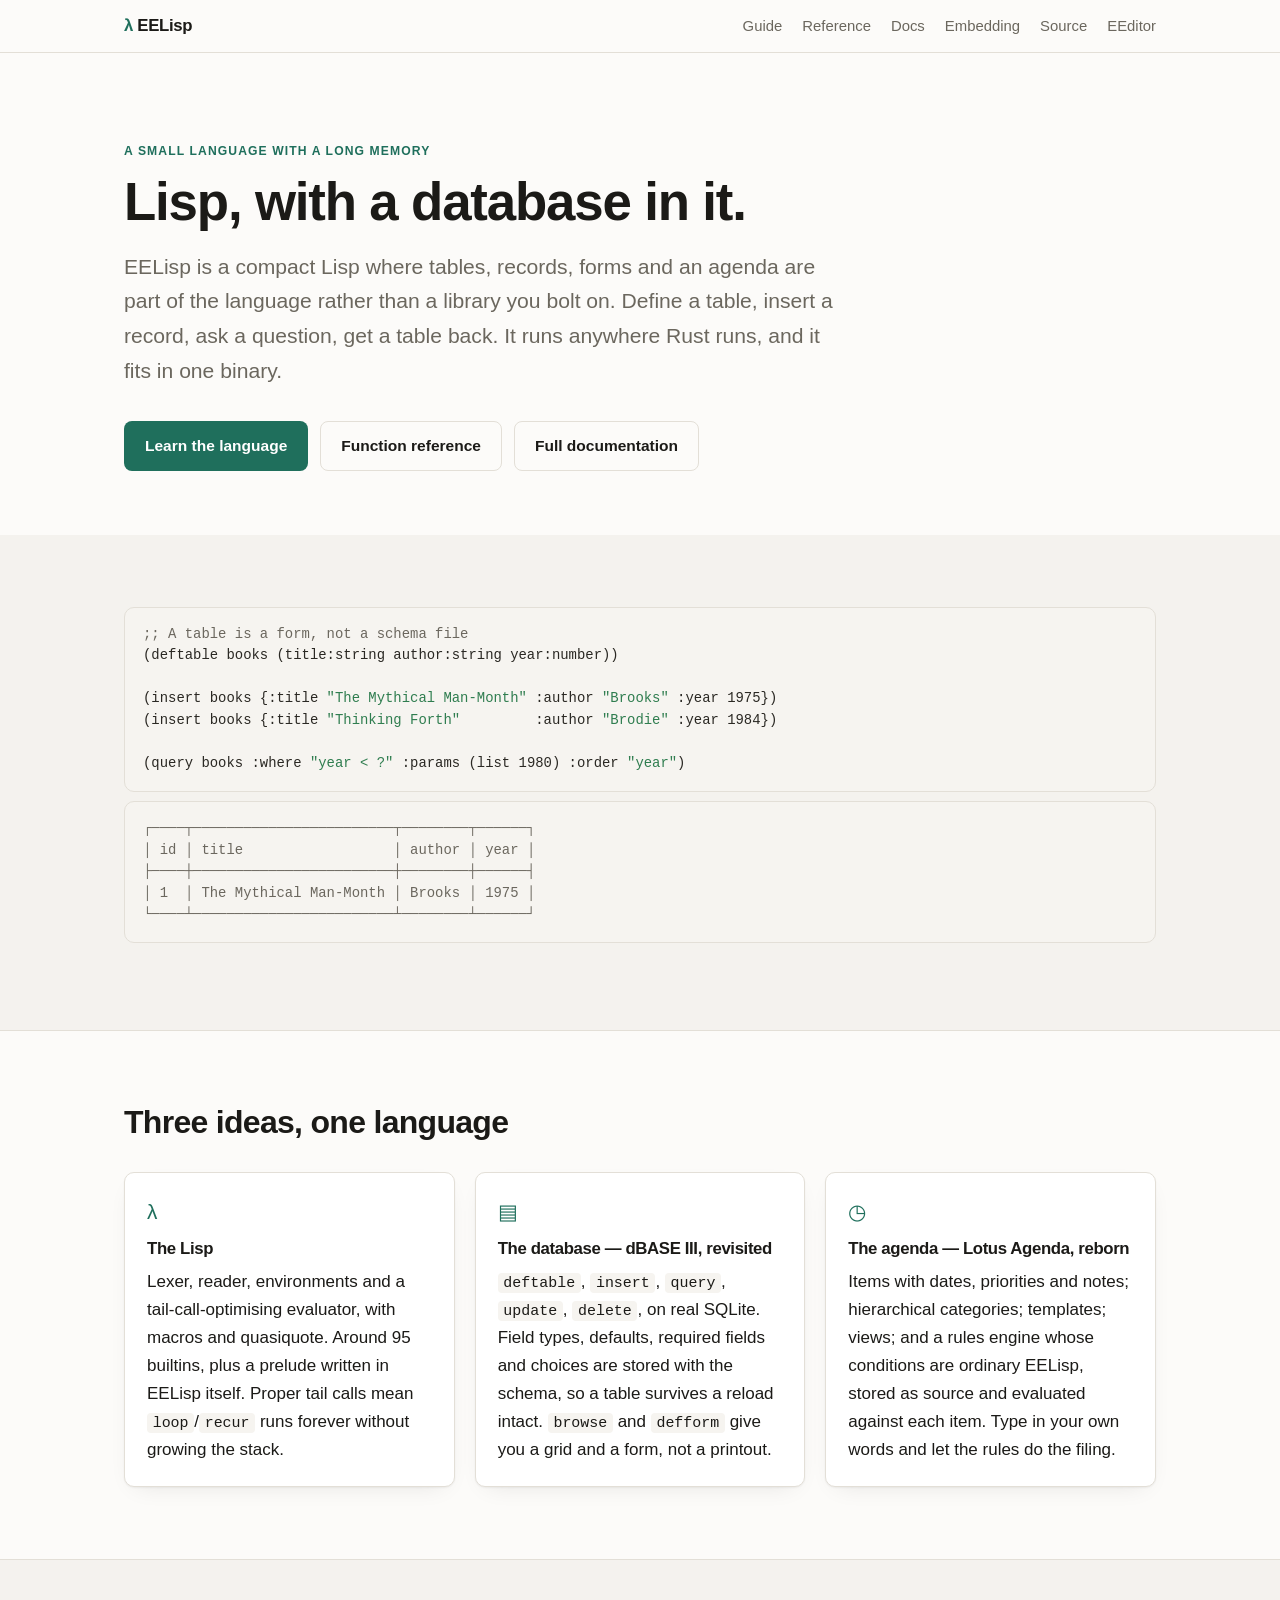
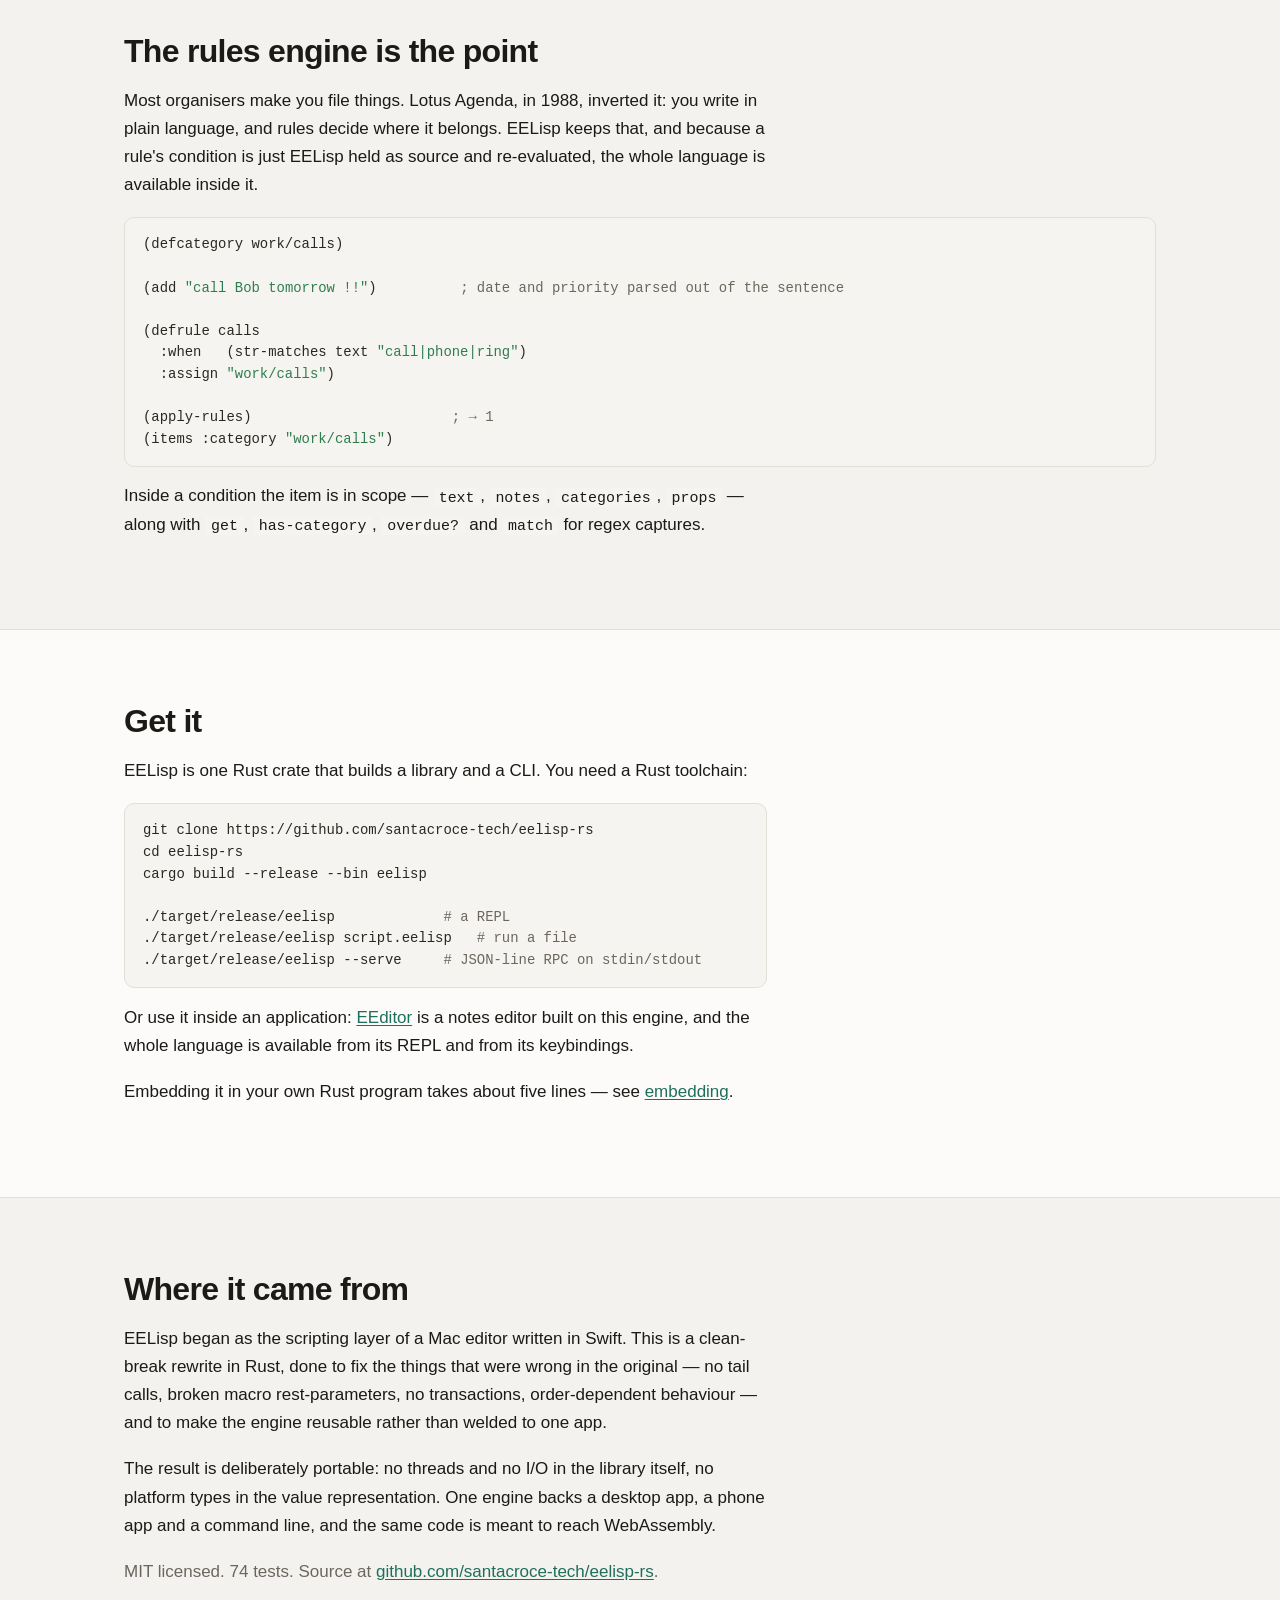
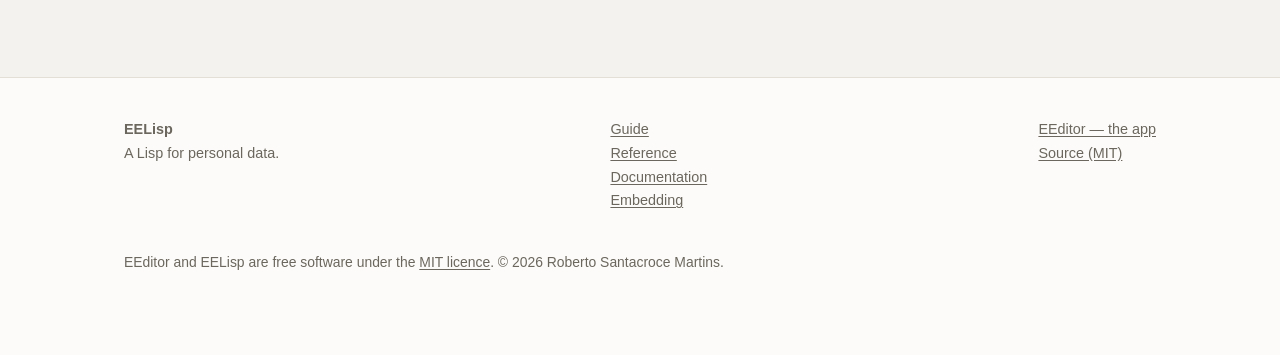
<file: site/index.html>
<!DOCTYPE html>
<html lang="en">
<head>
<meta charset="utf-8">
<meta name="viewport" content="width=device-width, initial-scale=1">
<title>EELisp — a Lisp for personal data</title>
<meta name="description" content="EELisp is a small Lisp with an SQLite database and a Lotus Agenda-style organizer built into the language. Written in Rust, embeddable, MIT licensed.">
<link rel="icon" type="image/svg+xml" href="assets/favicon.svg">
<link rel="stylesheet" href="assets/style.css">
<meta property="og:title" content="EELisp — a Lisp for personal data">
<meta property="og:description" content="A small Lisp with a database and an organizer built into the language.">
<meta property="og:type" content="website">
<meta property="og:url" content="https://eelisp.app/">
</head>
<body>

<nav class="nav">
  <div class="nav-inner">
    <a class="brand" href="/"><span class="lam">λ</span> EELisp</a>
    <div class="nav-links">
      <a href="guide.html">Guide</a>
      <a href="reference.html">Reference</a>
      <a href="docs.html">Docs</a>
      <a href="embed.html">Embedding</a>
      <a href="https://github.com/santacroce-tech/eelisp-rs">Source</a>
      <a href="https://eeditor.app">EEditor</a>
    </div>
  </div>
</nav>

<header class="hero">
  <div class="wrap">
    <p class="eyebrow">A small language with a long memory</p>
    <h1>Lisp, with a database in it.</h1>
    <p class="lede">
      EELisp is a compact Lisp where tables, records, forms and an agenda are part of the language
      rather than a library you bolt on. Define a table, insert a record, ask a question, get a
      table back. It runs anywhere Rust runs, and it fits in one binary.
    </p>
    <div class="cta">
      <a class="btn" href="guide.html">Learn the language</a>
      <a class="btn btn-ghost" href="reference.html">Function reference</a>
      <a class="btn btn-ghost" href="docs.html">Full documentation</a>
    </div>
  </div>
</header>

<section class="alt">
  <div class="wrap">
<pre><code><span class="cm">;; A table is a form, not a schema file</span>
(deftable books (title:string author:string year:number))

(insert books {:title <span class="st">"The Mythical Man-Month"</span> :author <span class="st">"Brooks"</span> :year 1975})
(insert books {:title <span class="st">"Thinking Forth"</span>         :author <span class="st">"Brodie"</span> :year 1984})

(query books :where <span class="st">"year &lt; ?"</span> :params (list 1980) :order <span class="st">"year"</span>)</code></pre>
<pre style="margin-top:-6px"><code class="cm">┌────┬────────────────────────┬────────┬──────┐
│ id │ title                  │ author │ year │
├────┼────────────────────────┼────────┼──────┤
│ 1  │ The Mythical Man-Month │ Brooks │ 1975 │
└────┴────────────────────────┴────────┴──────┘</code></pre>
  </div>
</section>

<section>
  <div class="wrap">
    <div class="prose"><h2>Three ideas, one language</h2></div>
    <div class="grid" style="margin-top:30px">

      <div class="card">
        <span class="ico">λ</span>
        <h3>The Lisp</h3>
        <p>
          Lexer, reader, environments and a tail-call-optimising evaluator, with macros and
          quasiquote. Around 95 builtins, plus a prelude written in EELisp itself. Proper tail calls
          mean <code>loop</code>/<code>recur</code> runs forever without growing the stack.
        </p>
      </div>

      <div class="card">
        <span class="ico">▤</span>
        <h3>The database — dBASE III, revisited</h3>
        <p>
          <code>deftable</code>, <code>insert</code>, <code>query</code>, <code>update</code>,
          <code>delete</code>, on real SQLite. Field types, defaults, required fields and choices
          are stored with the schema, so a table survives a reload intact. <code>browse</code> and
          <code>defform</code> give you a grid and a form, not a printout.
        </p>
      </div>

      <div class="card">
        <span class="ico">◷</span>
        <h3>The agenda — Lotus Agenda, reborn</h3>
        <p>
          Items with dates, priorities and notes; hierarchical categories; templates; views; and a
          rules engine whose conditions are ordinary EELisp, stored as source and evaluated against
          each item. Type in your own words and let the rules do the filing.
        </p>
      </div>

    </div>
  </div>
</section>

<section class="alt">
  <div class="wrap">
    <div class="prose">
      <h2>The rules engine is the point</h2>
      <p>
        Most organisers make you file things. Lotus Agenda, in 1988, inverted it: you write in plain
        language, and rules decide where it belongs. EELisp keeps that, and because a rule's
        condition is just EELisp held as source and re-evaluated, the whole language is available
        inside it.
      </p>
    </div>
<pre><code>(defcategory work/calls)

(add <span class="st">"call Bob tomorrow !!"</span>)          <span class="cm">; date and priority parsed out of the sentence</span>

(defrule calls
  :when   (str-matches text <span class="st">"call|phone|ring"</span>)
  :assign <span class="st">"work/calls"</span>)

(apply-rules)                        <span class="cm">; → 1</span>
(items :category <span class="st">"work/calls"</span>)</code></pre>
    <div class="prose">
      <p>
        Inside a condition the item is in scope — <code>text</code>, <code>notes</code>,
        <code>categories</code>, <code>props</code> — along with <code>get</code>,
        <code>has-category</code>, <code>overdue?</code> and <code>match</code> for regex captures.
      </p>
    </div>
  </div>
</section>

<section>
  <div class="wrap">
    <div class="prose">
      <h2>Get it</h2>
      <p>EELisp is one Rust crate that builds a library and a CLI. You need a Rust toolchain:</p>
<pre><code>git clone https://github.com/santacroce-tech/eelisp-rs
cd eelisp-rs
cargo build --release --bin eelisp

./target/release/eelisp             <span class="cm"># a REPL</span>
./target/release/eelisp script.eelisp   <span class="cm"># run a file</span>
./target/release/eelisp --serve     <span class="cm"># JSON-line RPC on stdin/stdout</span></code></pre>
      <p>
        Or use it inside an application: <a href="https://eeditor.app">EEditor</a> is a notes editor
        built on this engine, and the whole language is available from its REPL and from its
        keybindings.
      </p>
      <p>
        Embedding it in your own Rust program takes about five lines — see
        <a href="embed.html">embedding</a>.
      </p>
    </div>
  </div>
</section>

<section class="alt">
  <div class="wrap">
    <div class="prose">
      <h2>Where it came from</h2>
      <p>
        EELisp began as the scripting layer of a Mac editor written in Swift. This is a clean-break
        rewrite in Rust, done to fix the things that were wrong in the original — no tail calls,
        broken macro rest-parameters, no transactions, order-dependent behaviour — and to make the
        engine reusable rather than welded to one app.
      </p>
      <p>
        The result is deliberately portable: no threads and no I/O in the library itself, no
        platform types in the value representation. One engine backs a desktop app, a phone app and
        a command line, and the same code is meant to reach WebAssembly.
      </p>
      <p class="muted">
        MIT licensed. 74 tests. Source at
        <a href="https://github.com/santacroce-tech/eelisp-rs">github.com/santacroce-tech/eelisp-rs</a>.
      </p>
    </div>
  </div>
</section>

<footer>
  <div class="wrap foot-cols">
    <div><p><strong>EELisp</strong><br><span class="muted">A Lisp for personal data.</span></p></div>
    <div><p><a href="guide.html">Guide</a><br><a href="reference.html">Reference</a><br><a href="docs.html">Documentation</a><br><a href="embed.html">Embedding</a></p></div>
    <div><p><a href="https://eeditor.app">EEditor — the app</a><br><a href="https://github.com/santacroce-tech/eelisp-rs">Source (MIT)</a></p></div>
  </div>
  <div class="wrap" style="margin-top:22px"><p id="mitline"><small>EEditor and EELisp are free software under the <a href="https://github.com/santacroce-tech/eelisp-rs/blob/main/LICENSE">MIT licence</a>. © 2026 Roberto Santacroce Martins.</small></p></div>
</footer>

</body>
</html>
</file>
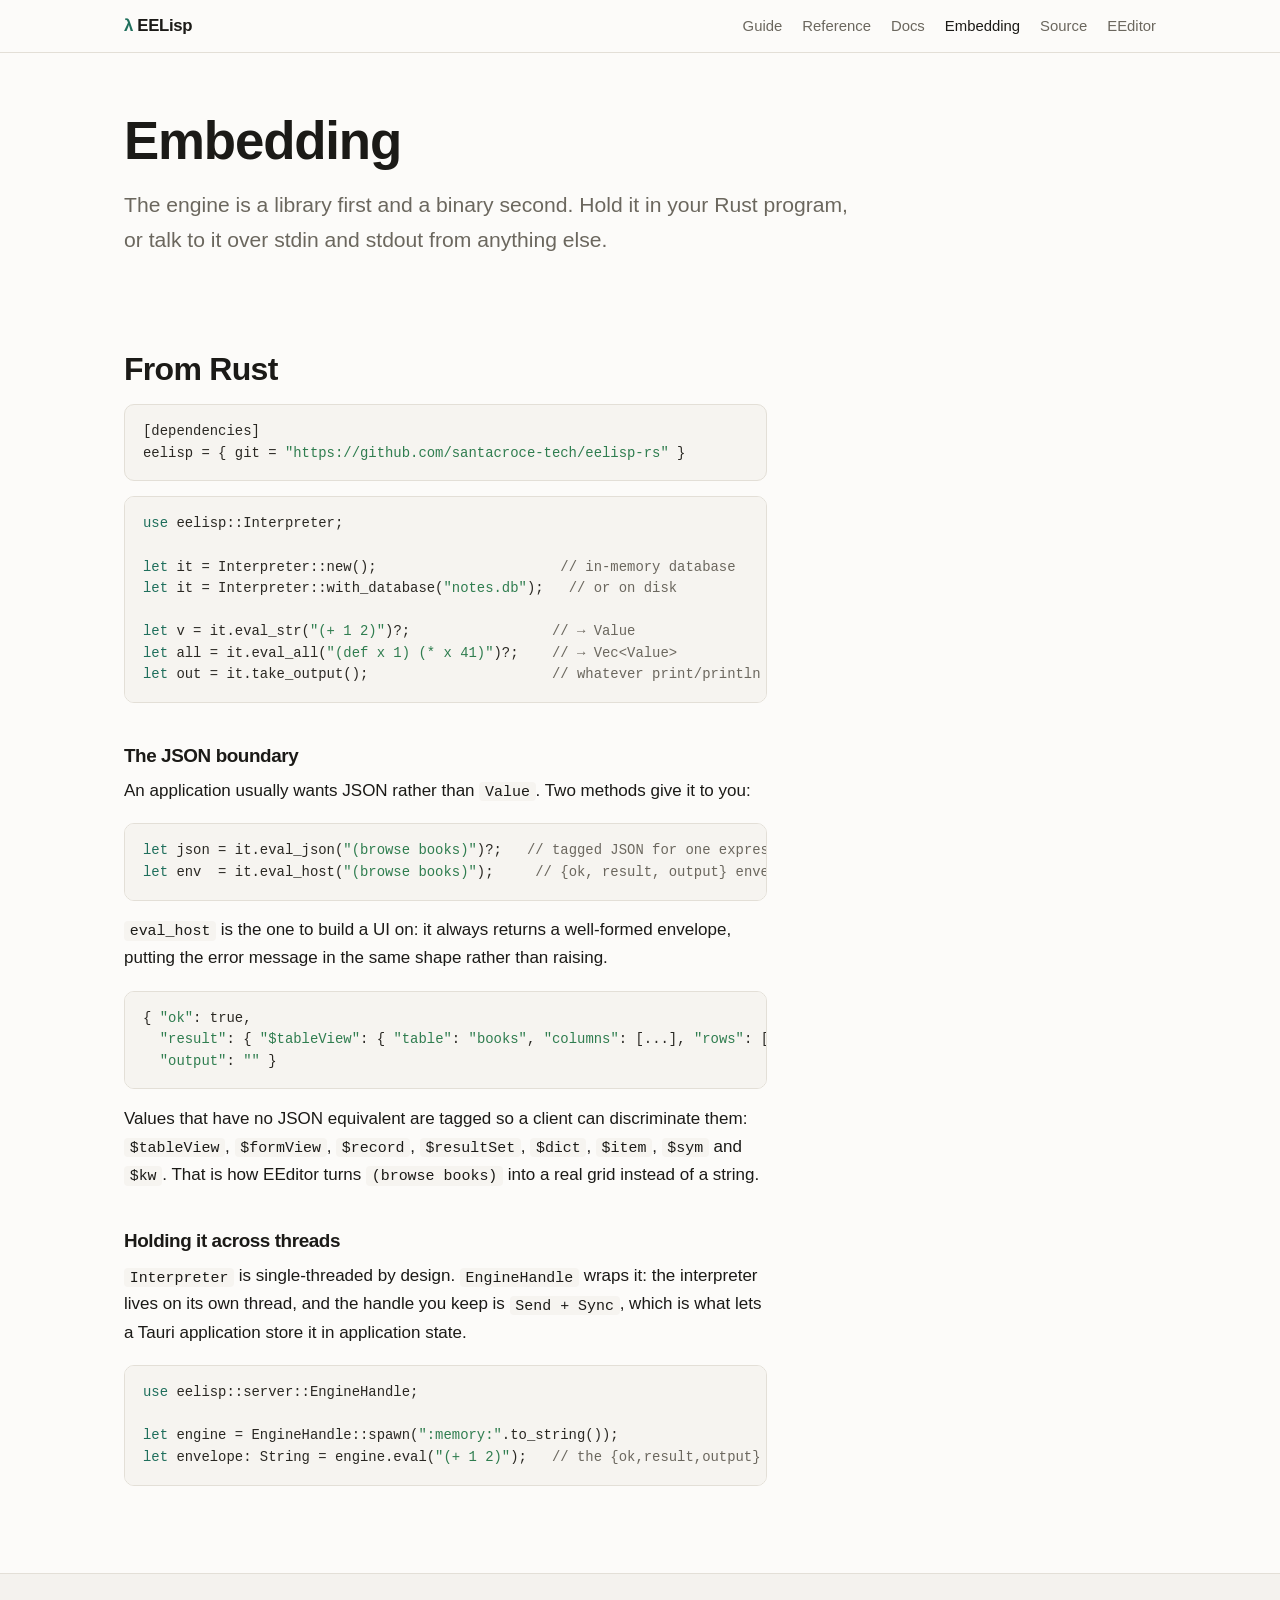
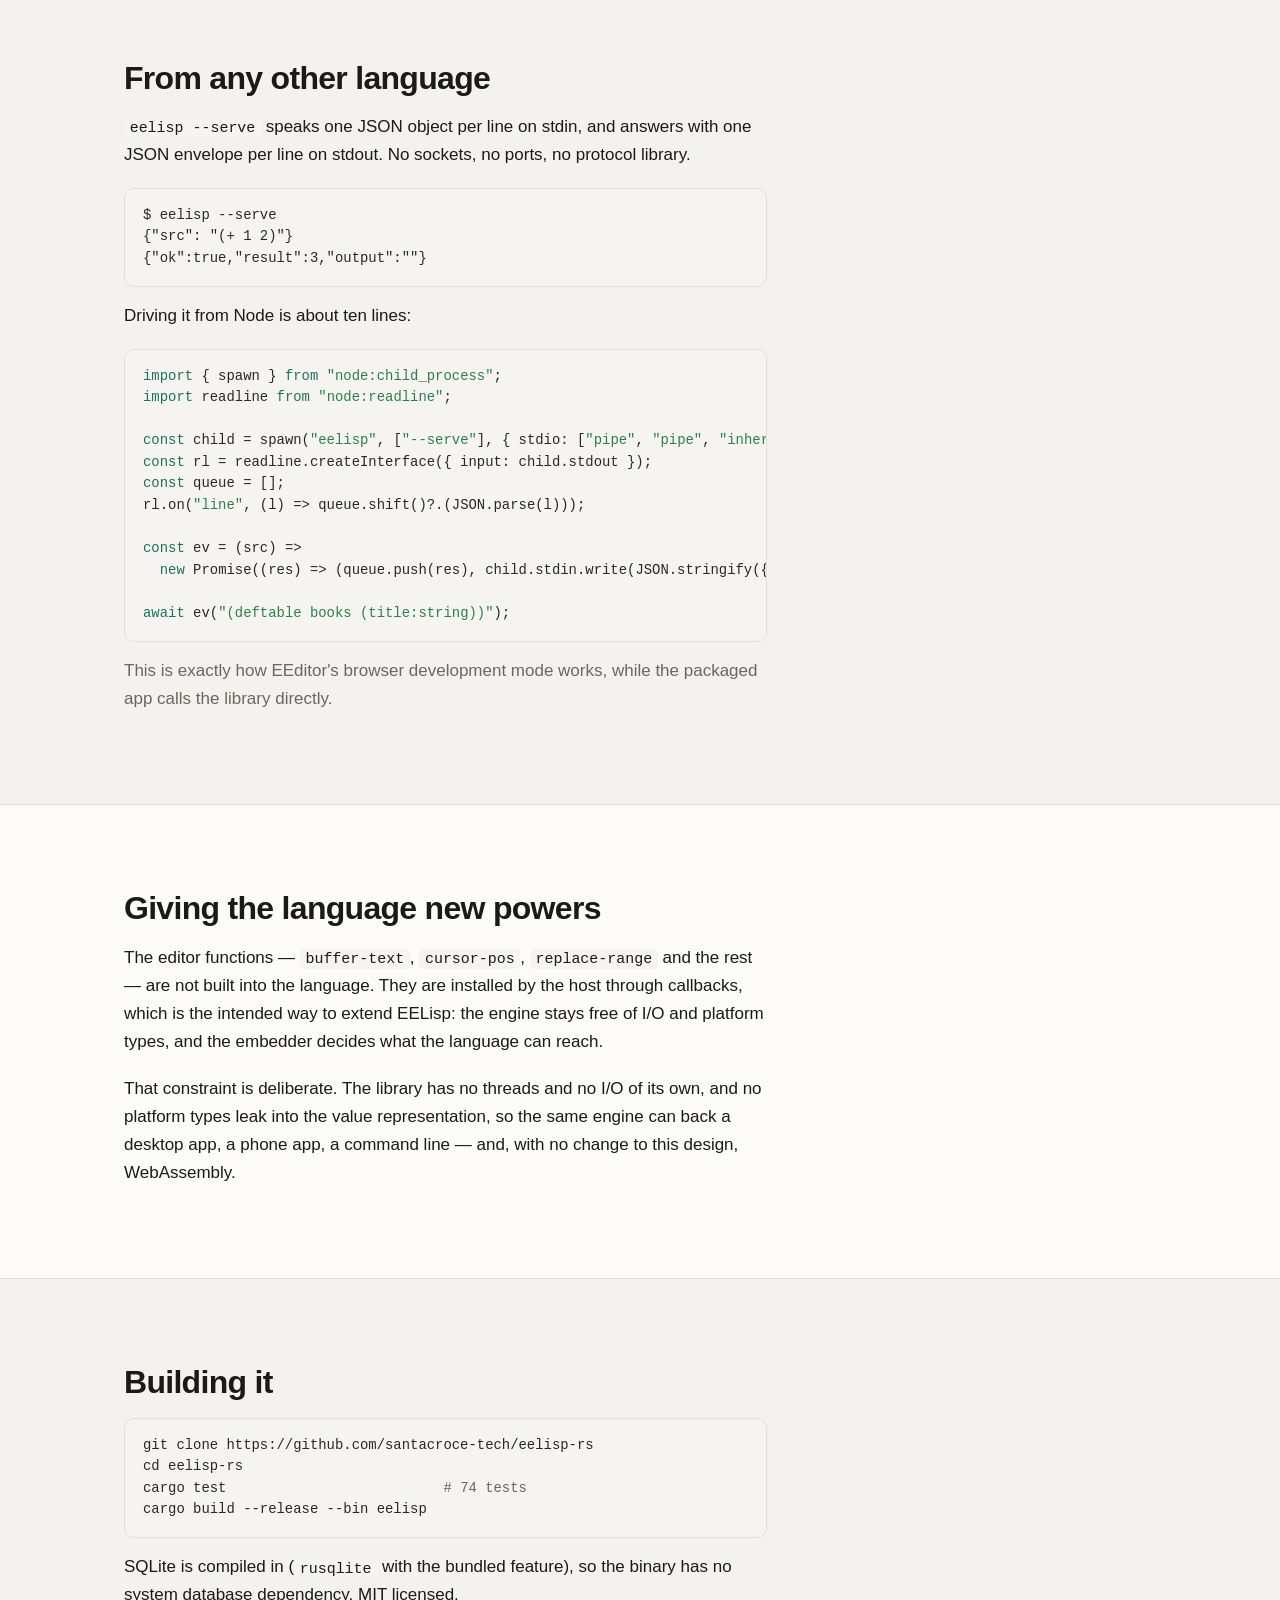
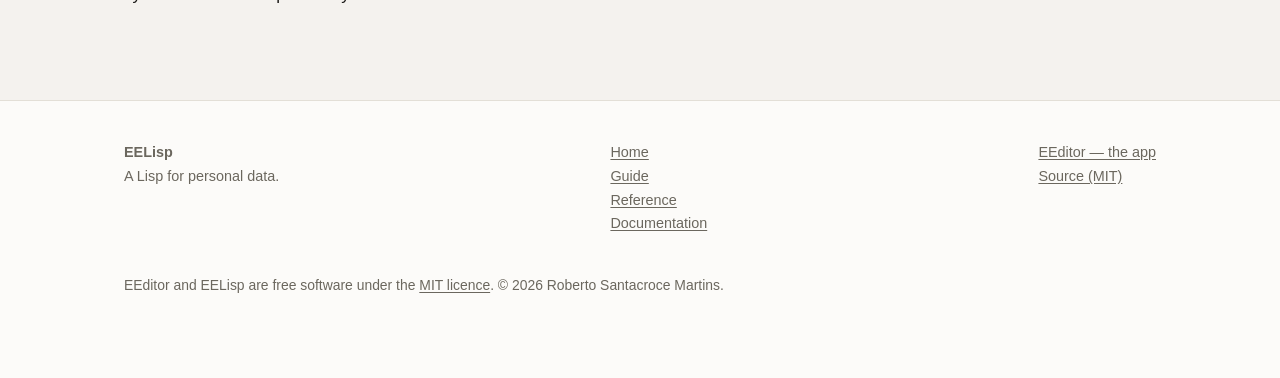
<file: site/embed.html>
<!DOCTYPE html>
<html lang="en">
<head>
<meta charset="utf-8">
<meta name="viewport" content="width=device-width, initial-scale=1">
<title>Embedding EELisp</title>
<meta name="description" content="Use the EELisp engine from Rust, or over a JSON-line protocol from any language.">
<link rel="icon" type="image/svg+xml" href="assets/favicon.svg">
<link rel="stylesheet" href="assets/style.css">
</head>
<body>

<nav class="nav">
  <div class="nav-inner">
    <a class="brand" href="/"><span class="lam">λ</span> EELisp</a>
    <div class="nav-links">
      <a href="guide.html">Guide</a>
      <a href="reference.html">Reference</a>
      <a href="docs.html">Docs</a>
      <a href="embed.html" aria-current="page">Embedding</a>
      <a href="https://github.com/santacroce-tech/eelisp-rs">Source</a>
      <a href="https://eeditor.app">EEditor</a>
    </div>
  </div>
</nav>

<header class="hero" style="padding:56px 0 32px">
  <div class="wrap">
    <h1>Embedding</h1>
    <p class="lede">
      The engine is a library first and a binary second. Hold it in your Rust program, or talk to it
      over stdin and stdout from anything else.
    </p>
  </div>
</header>

<div class="doc">

<section style="padding-top:24px">
  <div class="wrap"><div class="prose">
    <h2>From Rust</h2>
<pre><code>[dependencies]
eelisp = { git = <span class="st">"https://github.com/santacroce-tech/eelisp-rs"</span> }</code></pre>

<pre><code><span class="kw">use</span> eelisp::Interpreter;

<span class="kw">let</span> it = Interpreter::new();                      <span class="cm">// in-memory database</span>
<span class="kw">let</span> it = Interpreter::with_database(<span class="st">"notes.db"</span>);   <span class="cm">// or on disk</span>

<span class="kw">let</span> v = it.eval_str(<span class="st">"(+ 1 2)"</span>)?;                 <span class="cm">// → Value</span>
<span class="kw">let</span> all = it.eval_all(<span class="st">"(def x 1) (* x 41)"</span>)?;    <span class="cm">// → Vec&lt;Value&gt;</span>
<span class="kw">let</span> out = it.take_output();                      <span class="cm">// whatever print/println produced</span></code></pre>

    <h3>The JSON boundary</h3>
    <p>
      An application usually wants JSON rather than <code>Value</code>. Two methods give it to you:
    </p>
<pre><code><span class="kw">let</span> json = it.eval_json(<span class="st">"(browse books)"</span>)?;   <span class="cm">// tagged JSON for one expression</span>
<span class="kw">let</span> env  = it.eval_host(<span class="st">"(browse books)"</span>);     <span class="cm">// {ok, result, output} envelope — never panics</span></code></pre>
    <p>
      <code>eval_host</code> is the one to build a UI on: it always returns a well-formed envelope,
      putting the error message in the same shape rather than raising.
    </p>
<pre><code>{ <span class="st">"ok"</span>: true,
  <span class="st">"result"</span>: { <span class="st">"$tableView"</span>: { <span class="st">"table"</span>: <span class="st">"books"</span>, <span class="st">"columns"</span>: [...], <span class="st">"rows"</span>: [...] } },
  <span class="st">"output"</span>: <span class="st">""</span> }</code></pre>
    <p>
      Values that have no JSON equivalent are tagged so a client can discriminate them:
      <code>$tableView</code>, <code>$formView</code>, <code>$record</code>, <code>$resultSet</code>,
      <code>$dict</code>, <code>$item</code>, <code>$sym</code> and <code>$kw</code>. That is how
      EEditor turns <code>(browse books)</code> into a real grid instead of a string.
    </p>

    <h3>Holding it across threads</h3>
    <p>
      <code>Interpreter</code> is single-threaded by design. <code>EngineHandle</code> wraps it:
      the interpreter lives on its own thread, and the handle you keep is <code>Send + Sync</code>,
      which is what lets a Tauri application store it in application state.
    </p>
<pre><code><span class="kw">use</span> eelisp::server::EngineHandle;

<span class="kw">let</span> engine = EngineHandle::spawn(<span class="st">":memory:"</span>.to_string());
<span class="kw">let</span> envelope: String = engine.eval(<span class="st">"(+ 1 2)"</span>);   <span class="cm">// the {ok,result,output} JSON</span></code></pre>
  </div></div>
</section>

<section class="alt">
  <div class="wrap"><div class="prose">
    <h2>From any other language</h2>
    <p>
      <code>eelisp --serve</code> speaks one JSON object per line on stdin, and answers with one
      JSON envelope per line on stdout. No sockets, no ports, no protocol library.
    </p>
<pre><code>$ eelisp --serve
{"src": "(+ 1 2)"}
{"ok":true,"result":3,"output":""}</code></pre>
    <p>Driving it from Node is about ten lines:</p>
<pre><code><span class="kw">import</span> { spawn } <span class="kw">from</span> <span class="st">"node:child_process"</span>;
<span class="kw">import</span> readline <span class="kw">from</span> <span class="st">"node:readline"</span>;

<span class="kw">const</span> child = spawn(<span class="st">"eelisp"</span>, [<span class="st">"--serve"</span>], { stdio: [<span class="st">"pipe"</span>, <span class="st">"pipe"</span>, <span class="st">"inherit"</span>] });
<span class="kw">const</span> rl = readline.createInterface({ input: child.stdout });
<span class="kw">const</span> queue = [];
rl.on(<span class="st">"line"</span>, (l) => queue.shift()?.(JSON.parse(l)));

<span class="kw">const</span> ev = (src) =>
  <span class="kw">new</span> Promise((res) => (queue.push(res), child.stdin.write(JSON.stringify({ src }) + <span class="st">"\n"</span>)));

<span class="kw">await</span> ev(<span class="st">"(deftable books (title:string))"</span>);</code></pre>
    <p class="muted">
      This is exactly how EEditor's browser development mode works, while the packaged app calls the
      library directly.
    </p>
  </div></div>
</section>

<section>
  <div class="wrap"><div class="prose">
    <h2>Giving the language new powers</h2>
    <p>
      The editor functions — <code>buffer-text</code>, <code>cursor-pos</code>,
      <code>replace-range</code> and the rest — are not built into the language. They are installed
      by the host through callbacks, which is the intended way to extend EELisp: the engine stays
      free of I/O and platform types, and the embedder decides what the language can reach.
    </p>
    <p>
      That constraint is deliberate. The library has no threads and no I/O of its own, and no
      platform types leak into the value representation, so the same engine can back a desktop app,
      a phone app, a command line — and, with no change to this design, WebAssembly.
    </p>
  </div></div>
</section>

<section class="alt">
  <div class="wrap"><div class="prose">
    <h2>Building it</h2>
<pre><code>git clone https://github.com/santacroce-tech/eelisp-rs
cd eelisp-rs
cargo test                          <span class="cm"># 74 tests</span>
cargo build --release --bin eelisp</code></pre>
    <p>
      SQLite is compiled in (<code>rusqlite</code> with the bundled feature), so the binary has no
      system database dependency. MIT licensed.
    </p>
  </div></div>
</section>

</div>

<footer>
  <div class="wrap foot-cols">
    <div><p><strong>EELisp</strong><br><span class="muted">A Lisp for personal data.</span></p></div>
    <div><p><a href="index.html">Home</a><br><a href="guide.html">Guide</a><br><a href="reference.html">Reference</a><br><a href="docs.html">Documentation</a></p></div>
    <div><p><a href="https://eeditor.app">EEditor — the app</a><br><a href="https://github.com/santacroce-tech/eelisp-rs">Source (MIT)</a></p></div>
  </div>
  <div class="wrap" style="margin-top:22px"><p id="mitline"><small>EEditor and EELisp are free software under the <a href="https://github.com/santacroce-tech/eelisp-rs/blob/main/LICENSE">MIT licence</a>. © 2026 Roberto Santacroce Martins.</small></p></div>
</footer>

</body>
</html>
</file>
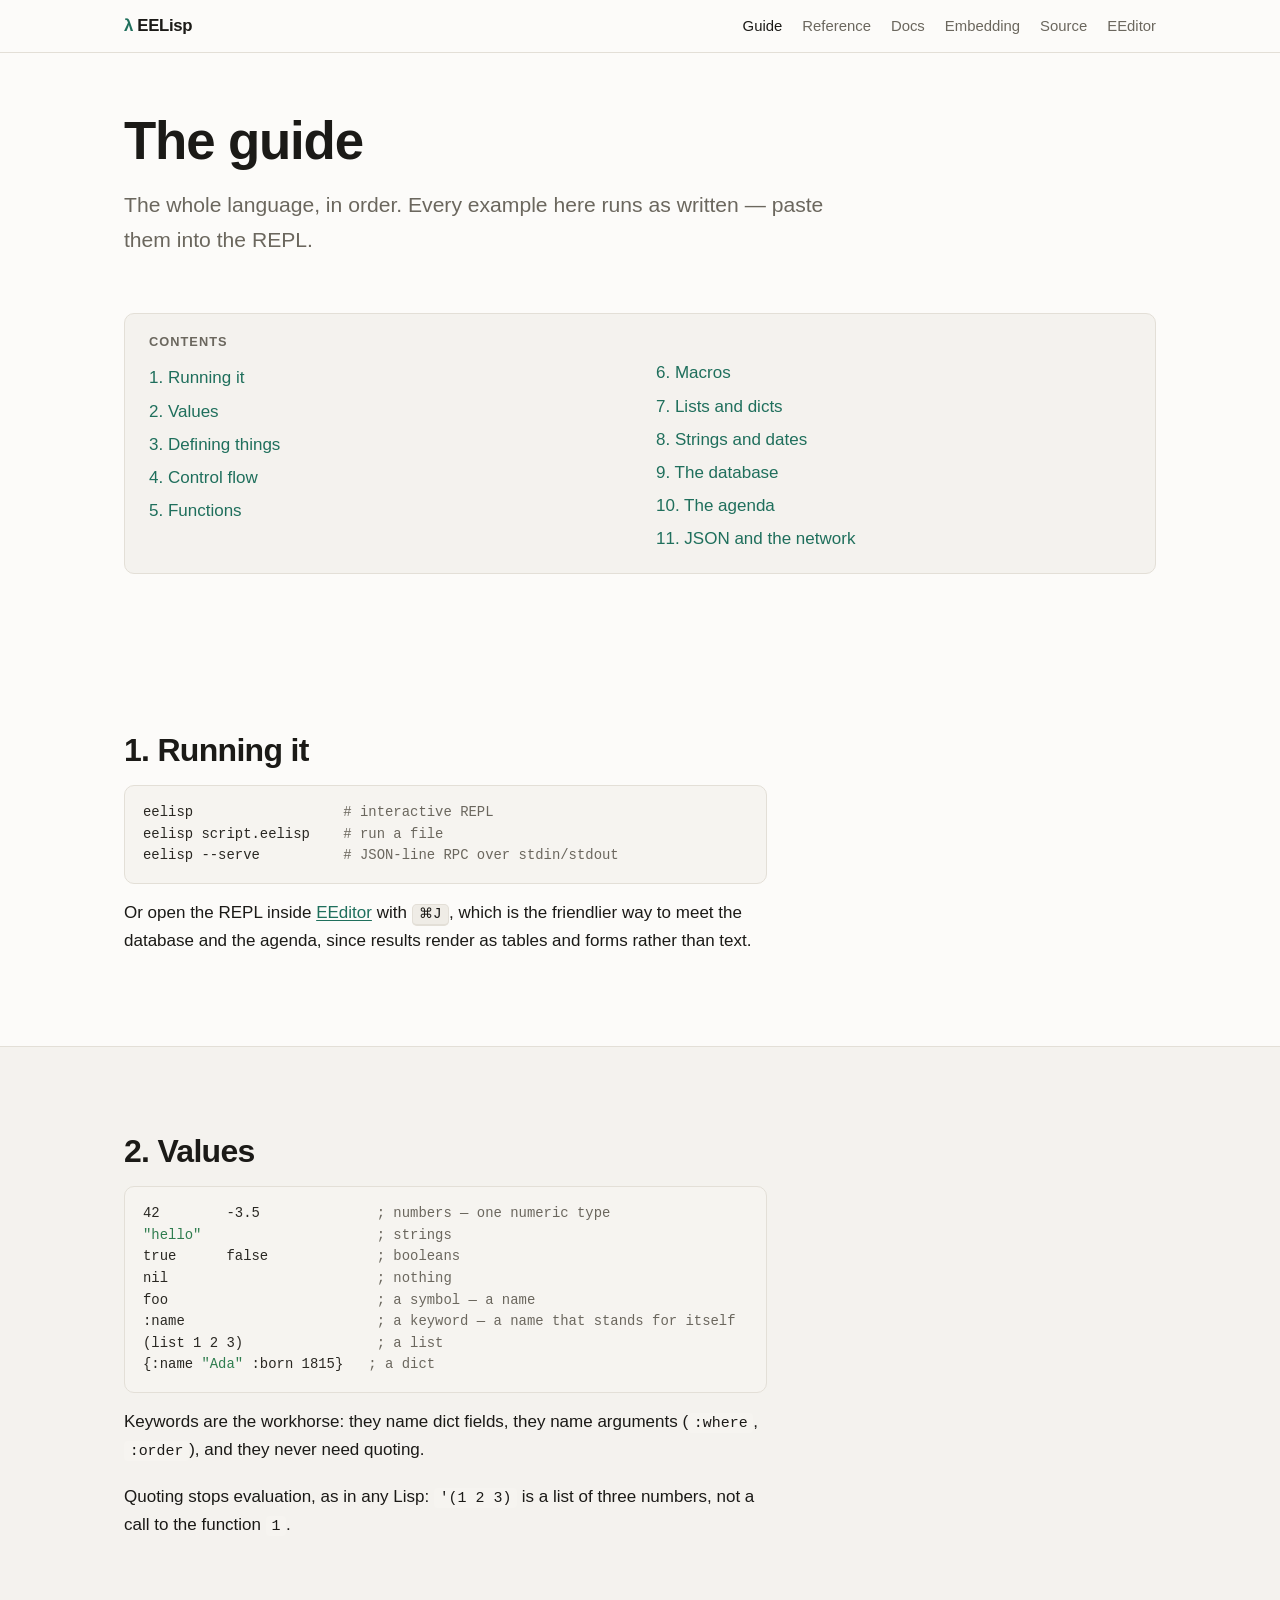
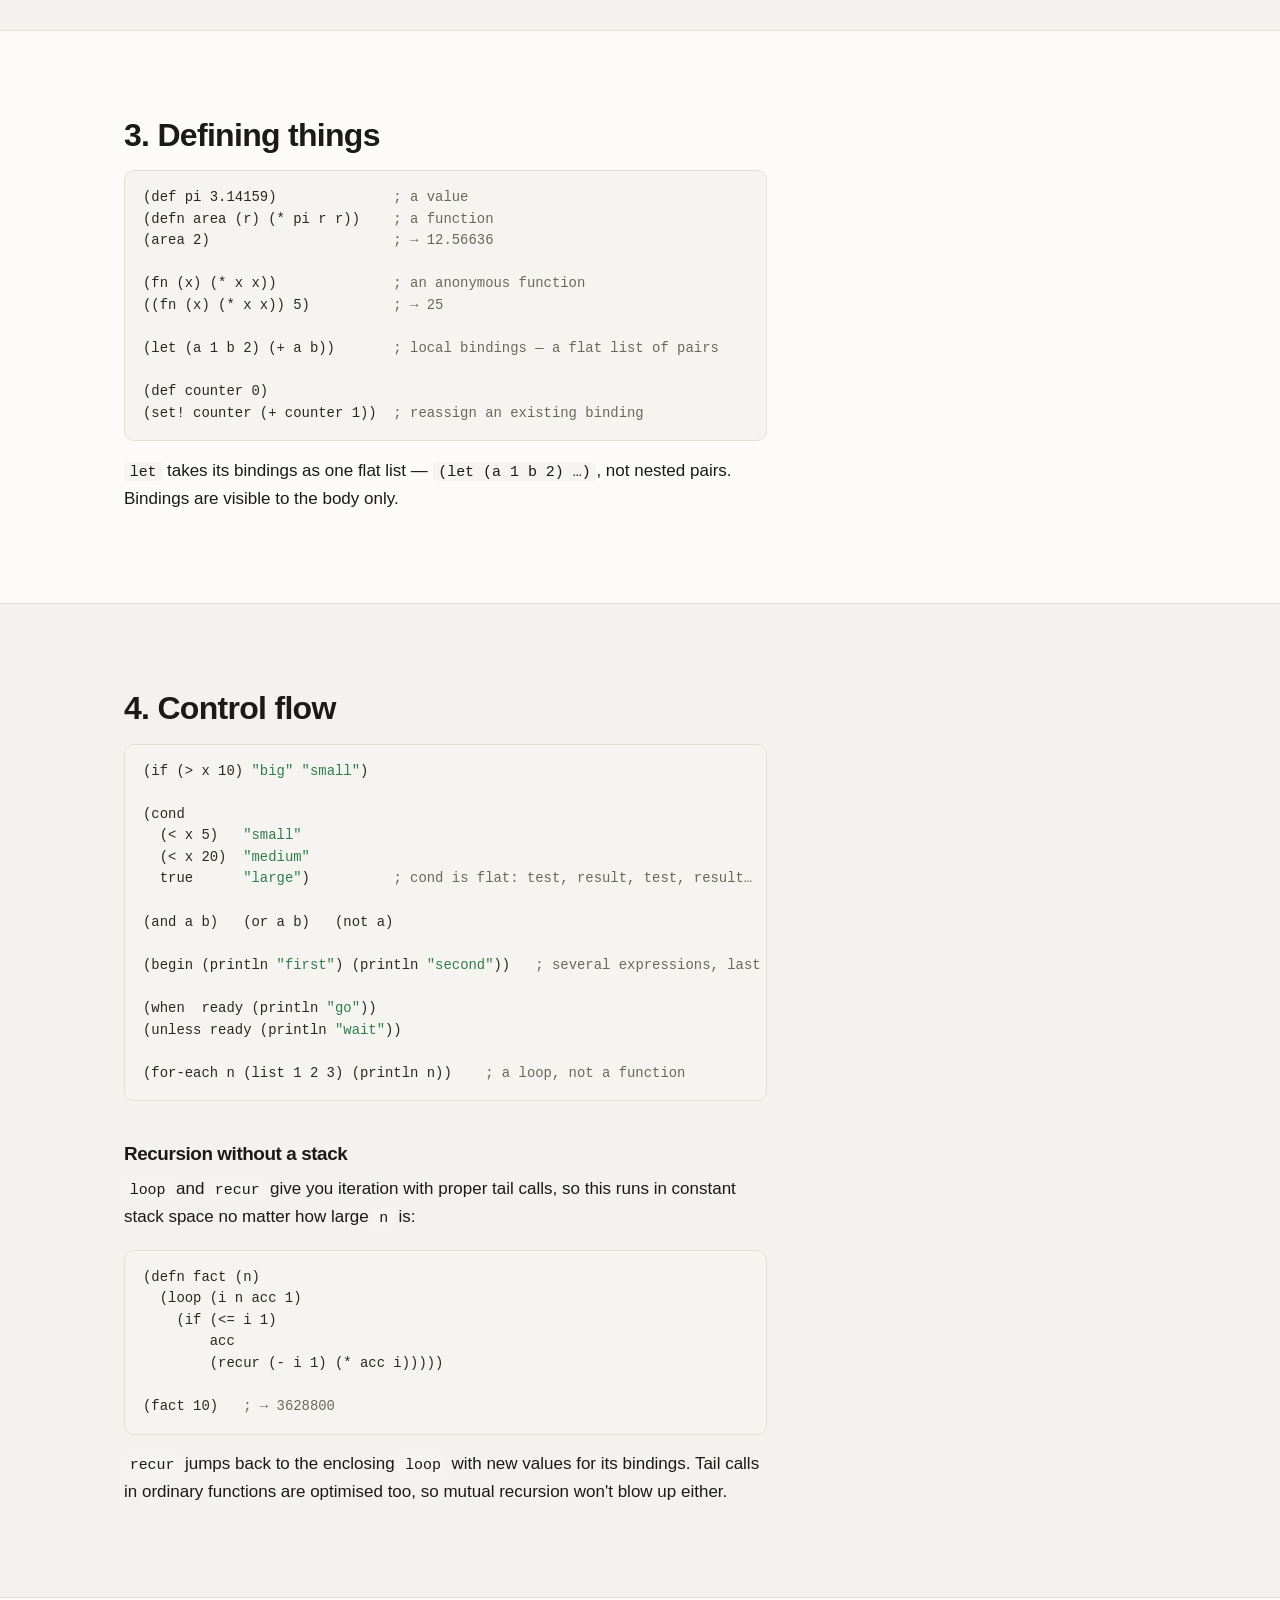
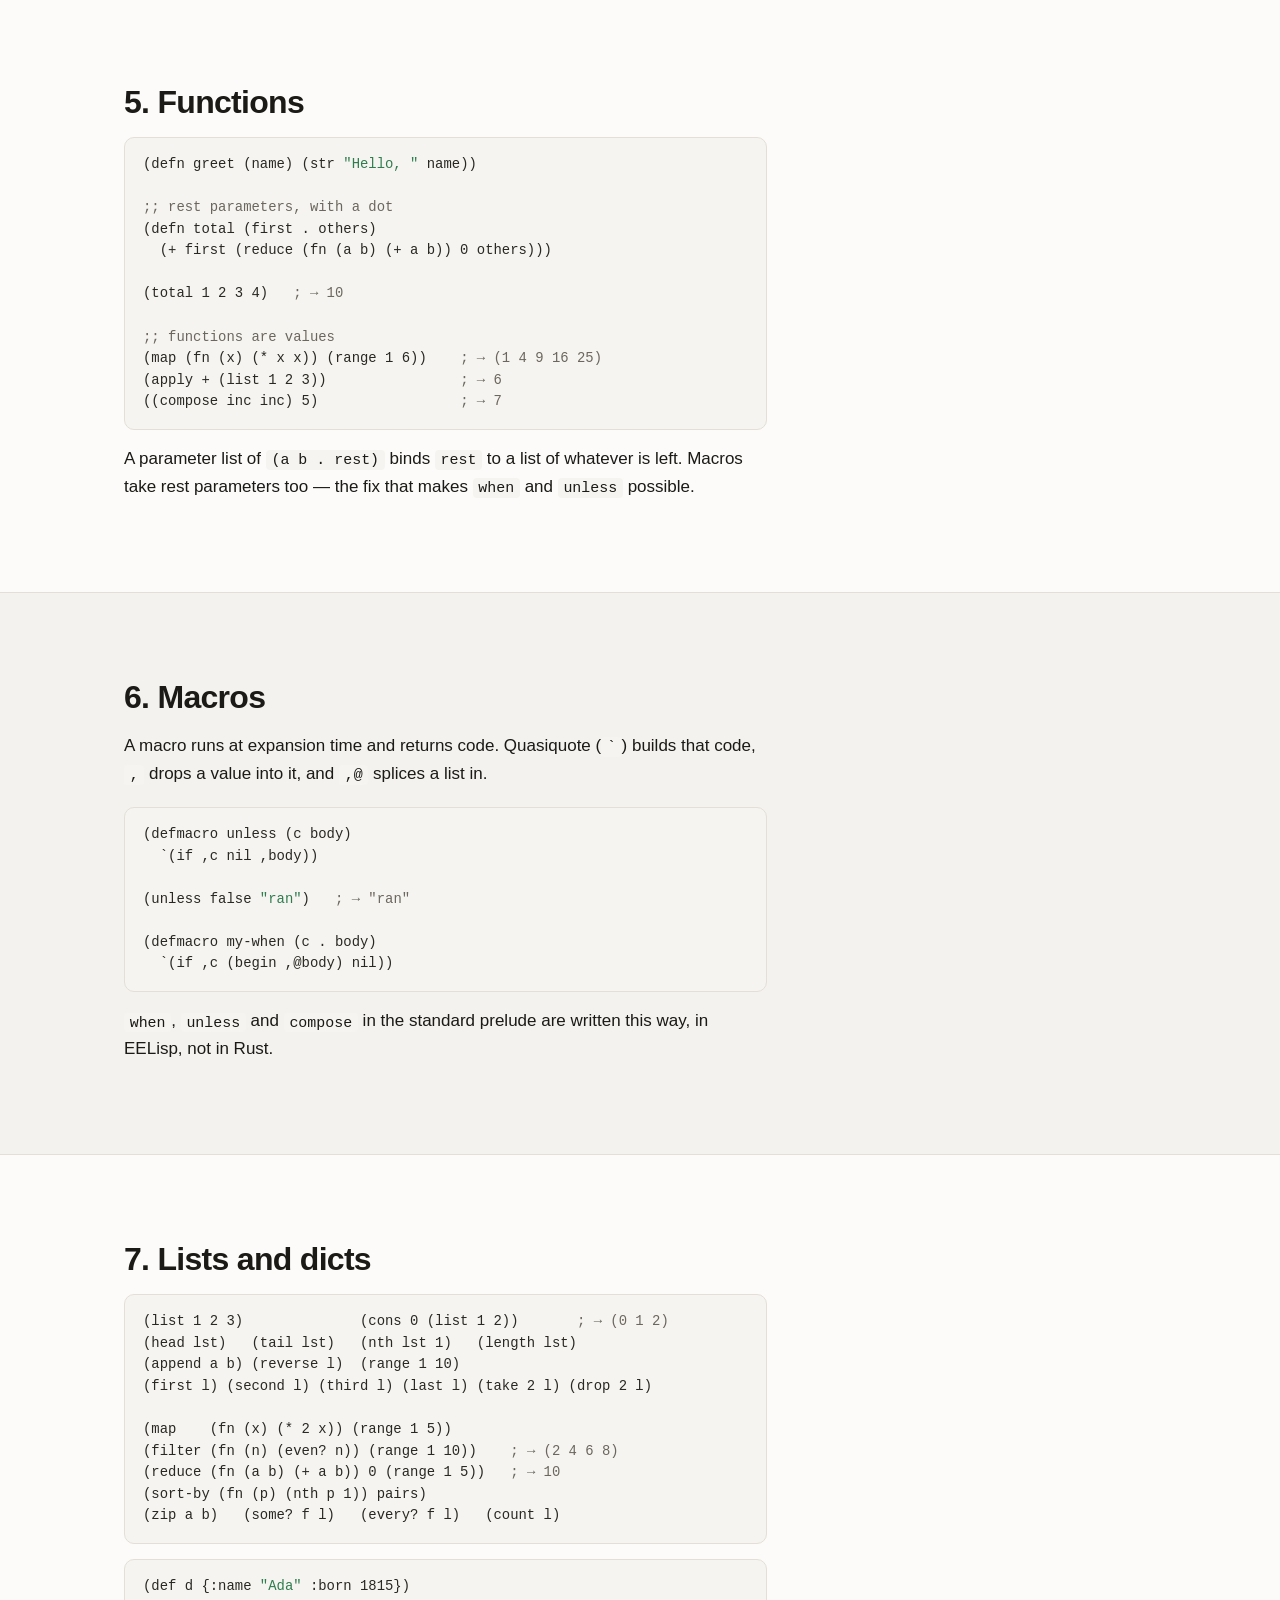
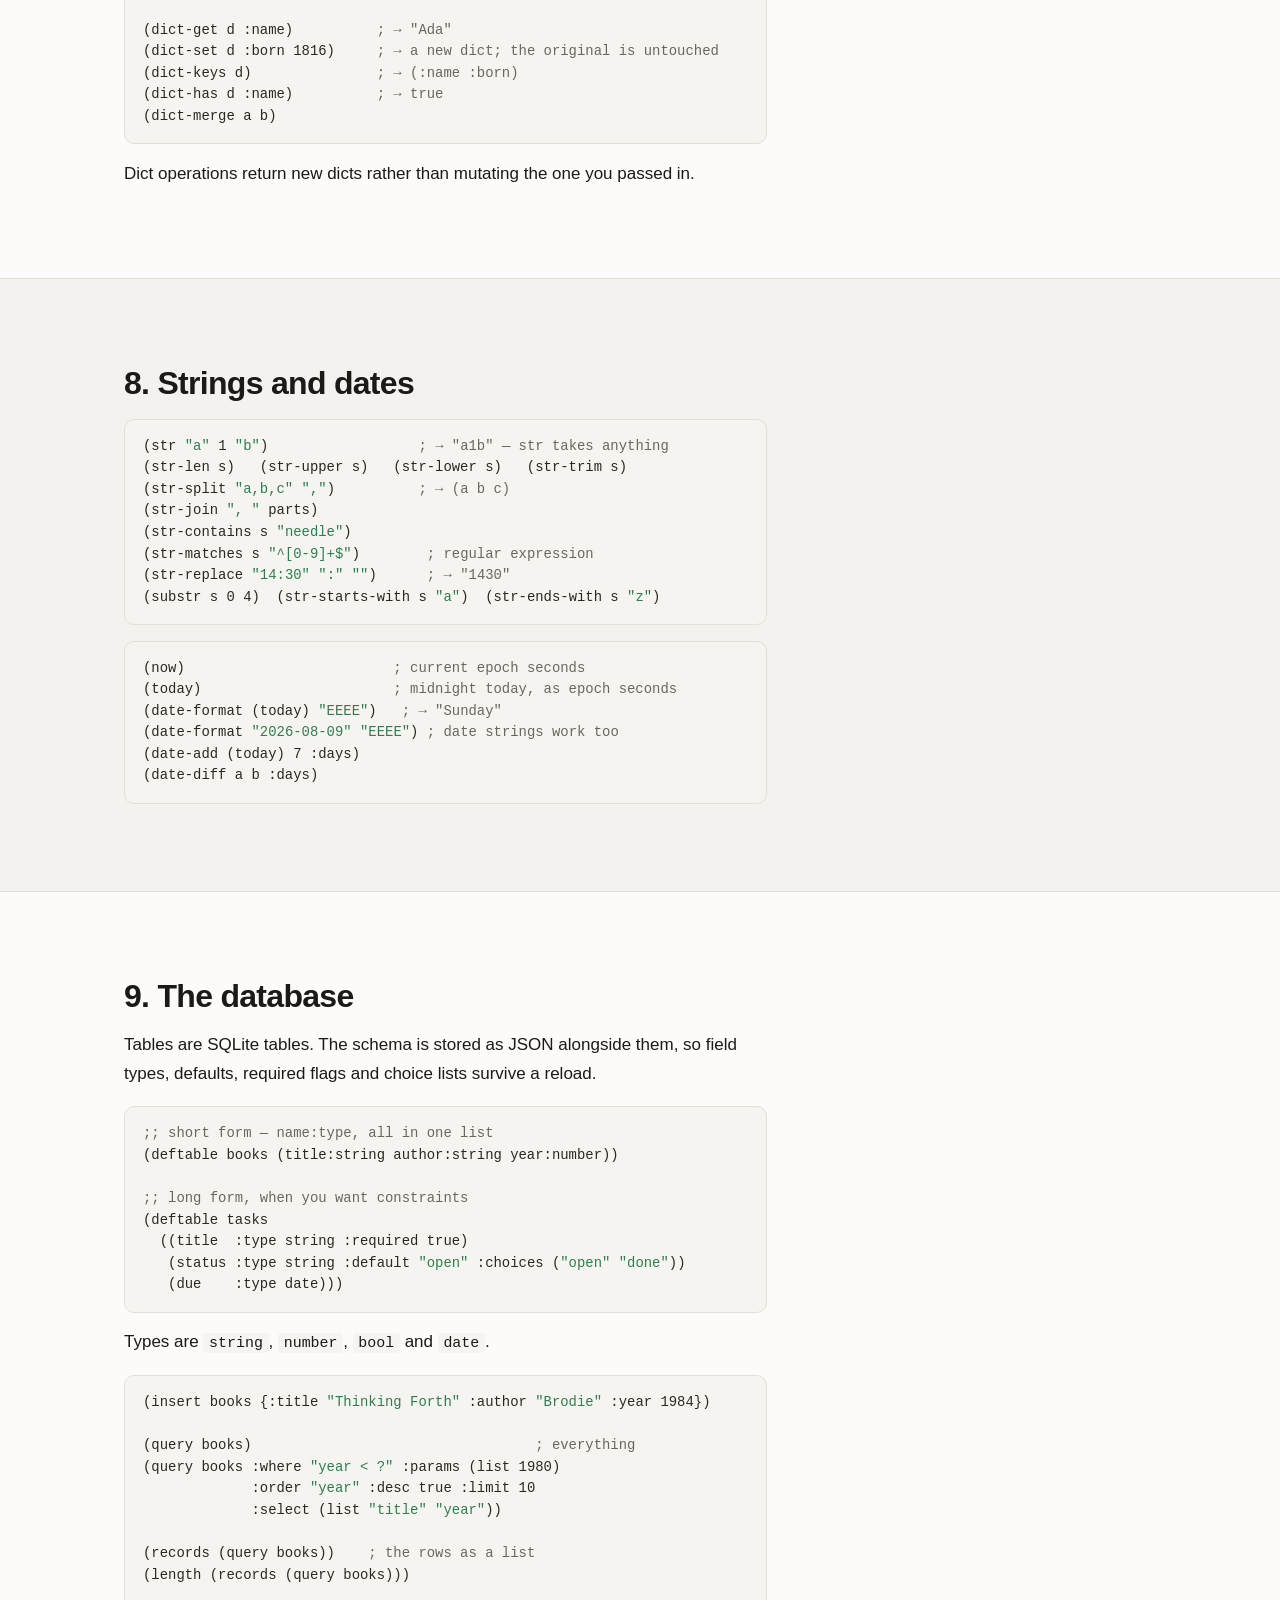
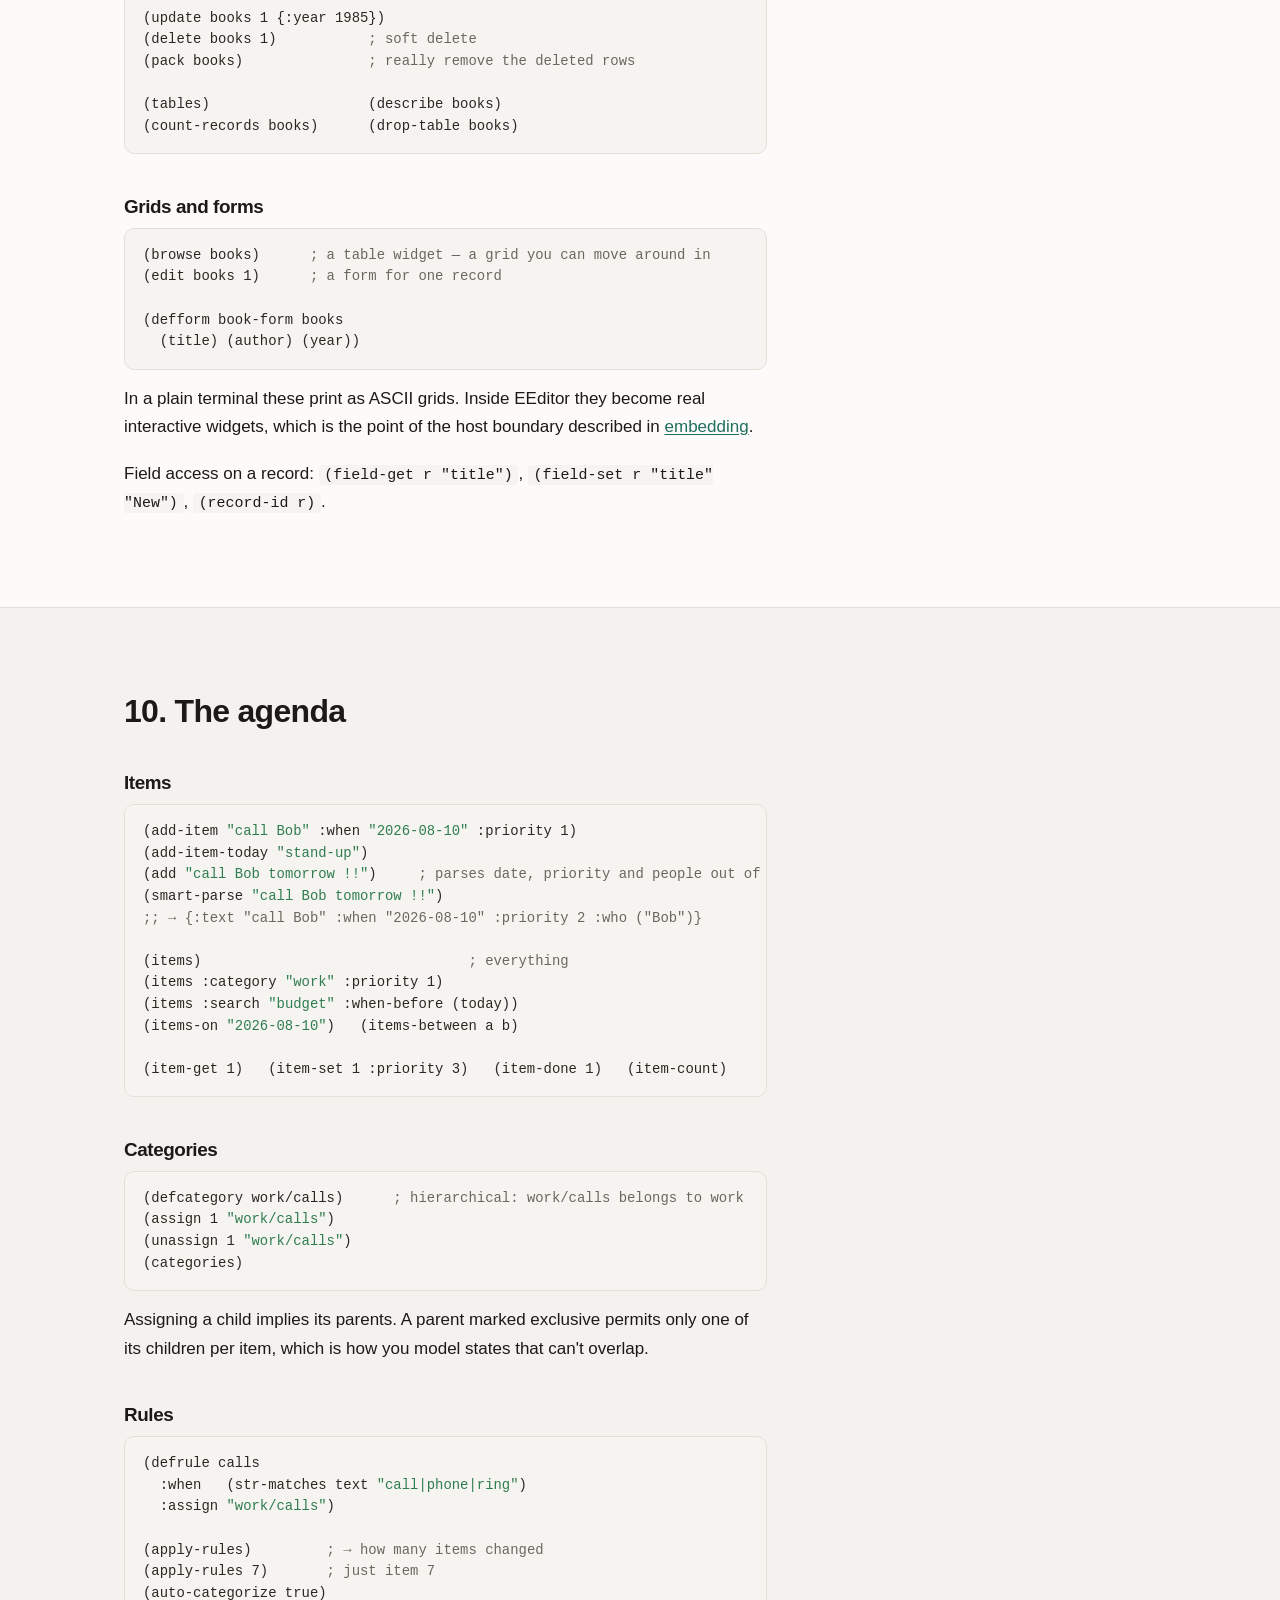
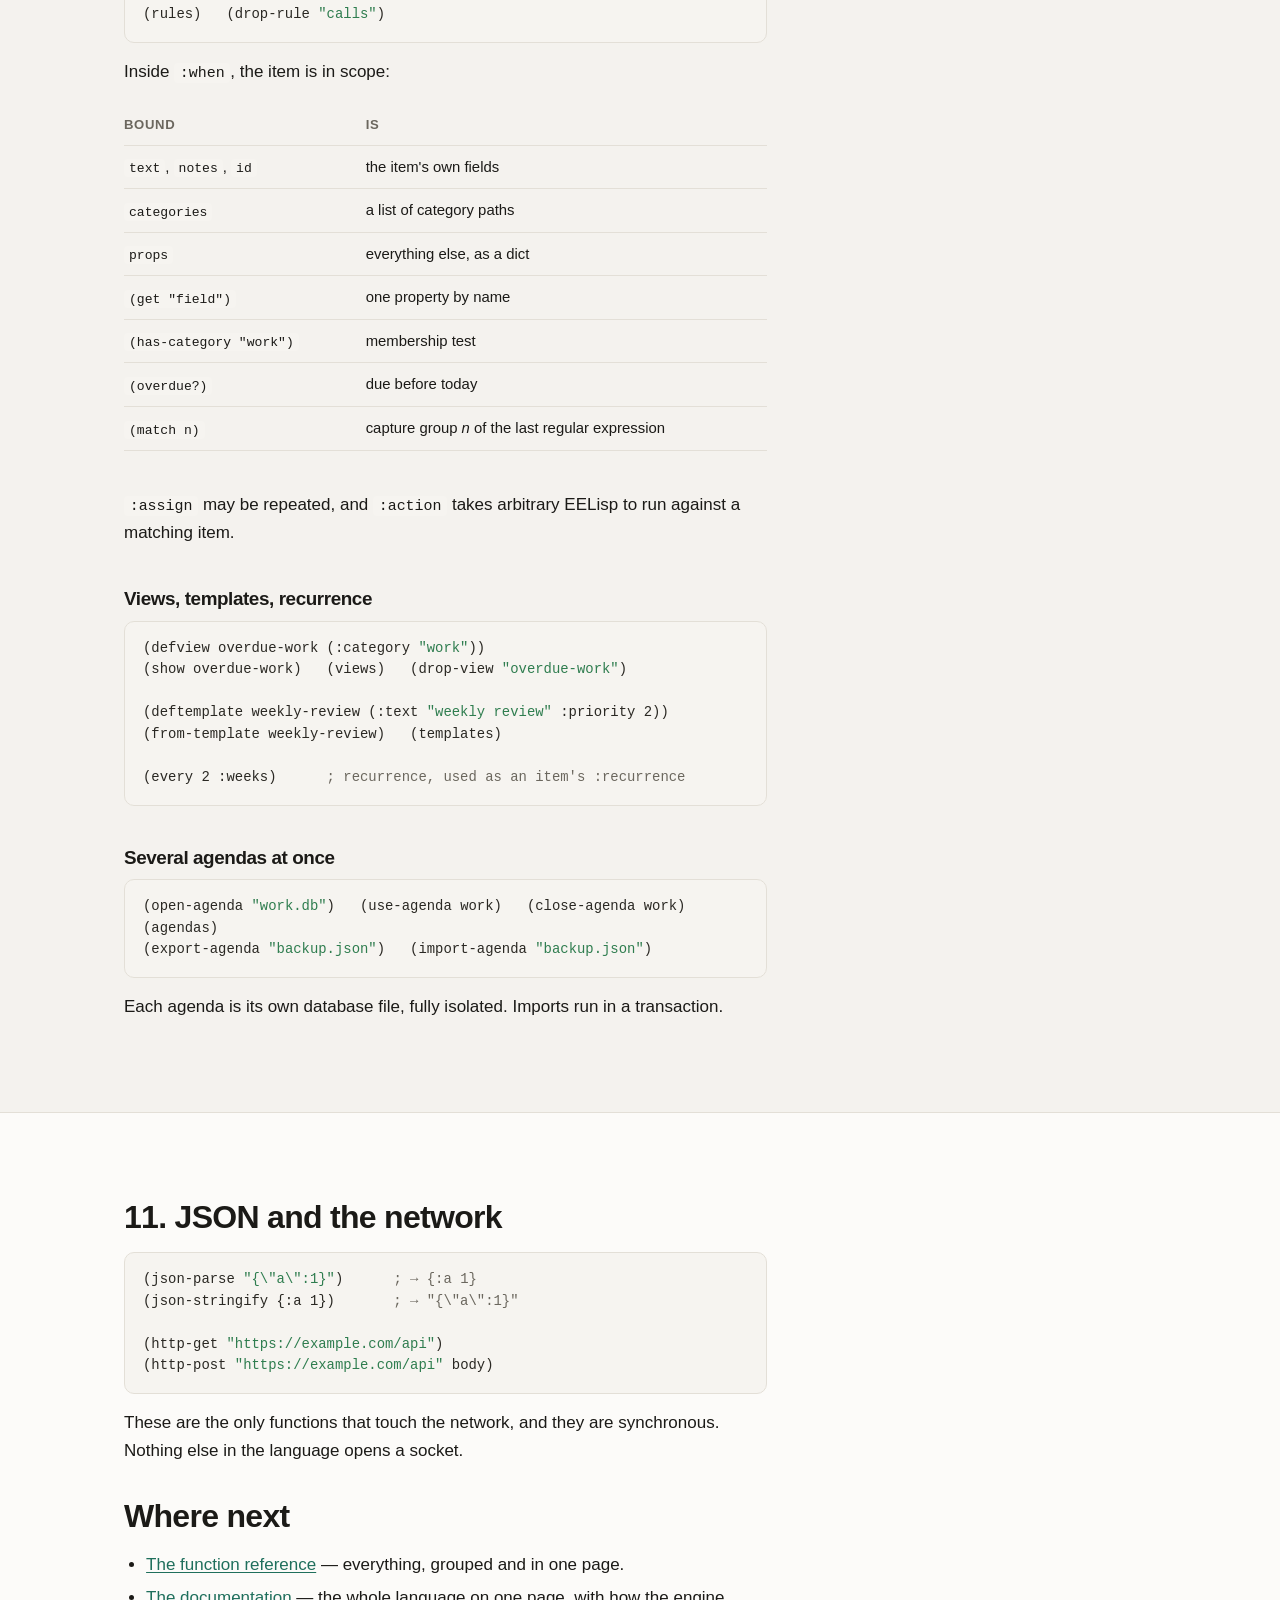
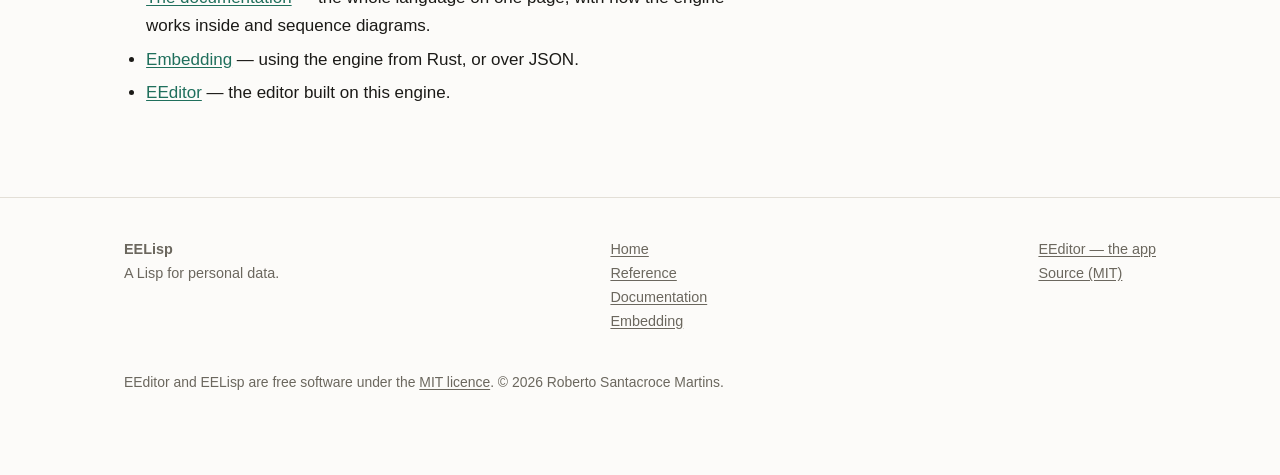
<file: site/guide.html>
<!DOCTYPE html>
<html lang="en">
<head>
<meta charset="utf-8">
<meta name="viewport" content="width=device-width, initial-scale=1">
<title>The EELisp guide</title>
<meta name="description" content="Learn EELisp: values, functions, macros, the database, and the agenda — with runnable examples.">
<link rel="icon" type="image/svg+xml" href="assets/favicon.svg">
<link rel="stylesheet" href="assets/style.css">
</head>
<body>

<nav class="nav">
  <div class="nav-inner">
    <a class="brand" href="/"><span class="lam">λ</span> EELisp</a>
    <div class="nav-links">
      <a href="guide.html" aria-current="page">Guide</a>
      <a href="reference.html">Reference</a>
      <a href="docs.html">Docs</a>
      <a href="embed.html">Embedding</a>
      <a href="https://github.com/santacroce-tech/eelisp-rs">Source</a>
      <a href="https://eeditor.app">EEditor</a>
    </div>
  </div>
</nav>

<header class="hero" style="padding:56px 0 32px">
  <div class="wrap">
    <h1>The guide</h1>
    <p class="lede">
      The whole language, in order. Every example here runs as written — paste them into the REPL.
    </p>
  </div>
</header>

<section style="padding-top:0;border:0">
  <div class="wrap">
    <div class="toc">
      <h2>Contents</h2>
      <ul>
        <li><a href="#running">1. Running it</a></li>
        <li><a href="#values">2. Values</a></li>
        <li><a href="#defining">3. Defining things</a></li>
        <li><a href="#control">4. Control flow</a></li>
        <li><a href="#functions">5. Functions</a></li>
        <li><a href="#macros">6. Macros</a></li>
        <li><a href="#collections">7. Lists and dicts</a></li>
        <li><a href="#strings">8. Strings and dates</a></li>
        <li><a href="#database">9. The database</a></li>
        <li><a href="#agenda">10. The agenda</a></li>
        <li><a href="#outside">11. JSON and the network</a></li>
      </ul>
    </div>
  </div>
</section>

<div class="doc">

<section id="running">
  <div class="wrap"><div class="prose">
    <h2>1. Running it</h2>
<pre><code>eelisp                  <span class="cm"># interactive REPL</span>
eelisp script.eelisp    <span class="cm"># run a file</span>
eelisp --serve          <span class="cm"># JSON-line RPC over stdin/stdout</span></code></pre>
    <p>
      Or open the REPL inside <a href="https://eeditor.app">EEditor</a> with <kbd>⌘J</kbd>, which is
      the friendlier way to meet the database and the agenda, since results render as tables and
      forms rather than text.
    </p>
  </div></div>
</section>

<section id="values" class="alt">
  <div class="wrap"><div class="prose">
    <h2>2. Values</h2>
<pre><code>42        -3.5              <span class="cm">; numbers — one numeric type</span>
<span class="st">"hello"</span>                     <span class="cm">; strings</span>
true      false             <span class="cm">; booleans</span>
nil                         <span class="cm">; nothing</span>
foo                         <span class="cm">; a symbol — a name</span>
:name                       <span class="cm">; a keyword — a name that stands for itself</span>
(list 1 2 3)                <span class="cm">; a list</span>
{:name <span class="st">"Ada"</span> :born 1815}   <span class="cm">; a dict</span></code></pre>
    <p>
      Keywords are the workhorse: they name dict fields, they name arguments
      (<code>:where</code>, <code>:order</code>), and they never need quoting.
    </p>
    <p>
      Quoting stops evaluation, as in any Lisp: <code>'(1 2 3)</code> is a list of three numbers,
      not a call to the function <code>1</code>.
    </p>
  </div></div>
</section>

<section id="defining">
  <div class="wrap"><div class="prose">
    <h2>3. Defining things</h2>
<pre><code>(def pi 3.14159)              <span class="cm">; a value</span>
(defn area (r) (* pi r r))    <span class="cm">; a function</span>
(area 2)                      <span class="cm">; → 12.56636</span>

(fn (x) (* x x))              <span class="cm">; an anonymous function</span>
((fn (x) (* x x)) 5)          <span class="cm">; → 25</span>

(let (a 1 b 2) (+ a b))       <span class="cm">; local bindings — a flat list of pairs</span>

(def counter 0)
(set! counter (+ counter 1))  <span class="cm">; reassign an existing binding</span></code></pre>
    <p>
      <code>let</code> takes its bindings as one flat list — <code>(let (a 1 b 2) …)</code>, not
      nested pairs. Bindings are visible to the body only.
    </p>
  </div></div>
</section>

<section id="control" class="alt">
  <div class="wrap"><div class="prose">
    <h2>4. Control flow</h2>
<pre><code>(if (&gt; x 10) <span class="st">"big"</span> <span class="st">"small"</span>)

(cond
  (&lt; x 5)   <span class="st">"small"</span>
  (&lt; x 20)  <span class="st">"medium"</span>
  true      <span class="st">"large"</span>)          <span class="cm">; cond is flat: test, result, test, result…</span>

(and a b)   (or a b)   (not a)

(begin (println <span class="st">"first"</span>) (println <span class="st">"second"</span>))   <span class="cm">; several expressions, last one wins</span>

(when  ready (println <span class="st">"go"</span>))
(unless ready (println <span class="st">"wait"</span>))

(for-each n (list 1 2 3) (println n))    <span class="cm">; a loop, not a function</span></code></pre>

    <h3>Recursion without a stack</h3>
    <p>
      <code>loop</code> and <code>recur</code> give you iteration with proper tail calls, so this
      runs in constant stack space no matter how large <code>n</code> is:
    </p>
<pre><code>(defn fact (n)
  (loop (i n acc 1)
    (if (&lt;= i 1)
        acc
        (recur (- i 1) (* acc i)))))

(fact 10)   <span class="cm">; → 3628800</span></code></pre>
    <p>
      <code>recur</code> jumps back to the enclosing <code>loop</code> with new values for its
      bindings. Tail calls in ordinary functions are optimised too, so mutual recursion won't blow
      up either.
    </p>
  </div></div>
</section>

<section id="functions">
  <div class="wrap"><div class="prose">
    <h2>5. Functions</h2>
<pre><code>(defn greet (name) (str <span class="st">"Hello, "</span> name))

<span class="cm">;; rest parameters, with a dot</span>
(defn total (first . others)
  (+ first (reduce (fn (a b) (+ a b)) 0 others)))

(total 1 2 3 4)   <span class="cm">; → 10</span>

<span class="cm">;; functions are values</span>
(map (fn (x) (* x x)) (range 1 6))    <span class="cm">; → (1 4 9 16 25)</span>
(apply + (list 1 2 3))                <span class="cm">; → 6</span>
((compose inc inc) 5)                 <span class="cm">; → 7</span></code></pre>
    <p>
      A parameter list of <code>(a b . rest)</code> binds <code>rest</code> to a list of whatever is
      left. Macros take rest parameters too — the fix that makes <code>when</code> and
      <code>unless</code> possible.
    </p>
  </div></div>
</section>

<section id="macros" class="alt">
  <div class="wrap"><div class="prose">
    <h2>6. Macros</h2>
    <p>
      A macro runs at expansion time and returns code. Quasiquote (<code>`</code>) builds that code,
      <code>,</code> drops a value into it, and <code>,@</code> splices a list in.
    </p>
<pre><code>(defmacro unless (c body)
  `(if ,c nil ,body))

(unless false <span class="st">"ran"</span>)   <span class="cm">; → "ran"</span>

(defmacro my-when (c . body)
  `(if ,c (begin ,@body) nil))</code></pre>
    <p>
      <code>when</code>, <code>unless</code> and <code>compose</code> in the standard prelude are
      written this way, in EELisp, not in Rust.
    </p>
  </div></div>
</section>

<section id="collections">
  <div class="wrap"><div class="prose">
    <h2>7. Lists and dicts</h2>
<pre><code>(list 1 2 3)              (cons 0 (list 1 2))       <span class="cm">; → (0 1 2)</span>
(head lst)   (tail lst)   (nth lst 1)   (length lst)
(append a b) (reverse l)  (range 1 10)
(first l) (second l) (third l) (last l) (take 2 l) (drop 2 l)

(map    (fn (x) (* 2 x)) (range 1 5))
(filter (fn (n) (even? n)) (range 1 10))    <span class="cm">; → (2 4 6 8)</span>
(reduce (fn (a b) (+ a b)) 0 (range 1 5))   <span class="cm">; → 10</span>
(sort-by (fn (p) (nth p 1)) pairs)
(zip a b)   (some? f l)   (every? f l)   (count l)</code></pre>

<pre><code>(def d {:name <span class="st">"Ada"</span> :born 1815})

(dict-get d :name)          <span class="cm">; → "Ada"</span>
(dict-set d :born 1816)     <span class="cm">; → a new dict; the original is untouched</span>
(dict-keys d)               <span class="cm">; → (:name :born)</span>
(dict-has d :name)          <span class="cm">; → true</span>
(dict-merge a b)</code></pre>
    <p>Dict operations return new dicts rather than mutating the one you passed in.</p>
  </div></div>
</section>

<section id="strings" class="alt">
  <div class="wrap"><div class="prose">
    <h2>8. Strings and dates</h2>
<pre><code>(str <span class="st">"a"</span> 1 <span class="st">"b"</span>)                  <span class="cm">; → "a1b" — str takes anything</span>
(str-len s)   (str-upper s)   (str-lower s)   (str-trim s)
(str-split <span class="st">"a,b,c"</span> <span class="st">","</span>)          <span class="cm">; → (a b c)</span>
(str-join <span class="st">", "</span> parts)
(str-contains s <span class="st">"needle"</span>)
(str-matches s <span class="st">"^[0-9]+$"</span>)        <span class="cm">; regular expression</span>
(str-replace <span class="st">"14:30"</span> <span class="st">":"</span> <span class="st">""</span>)      <span class="cm">; → "1430"</span>
(substr s 0 4)  (str-starts-with s <span class="st">"a"</span>)  (str-ends-with s <span class="st">"z"</span>)</code></pre>

<pre><code>(now)                         <span class="cm">; current epoch seconds</span>
(today)                       <span class="cm">; midnight today, as epoch seconds</span>
(date-format (today) <span class="st">"EEEE"</span>)   <span class="cm">; → "Sunday"</span>
(date-format <span class="st">"2026-08-09"</span> <span class="st">"EEEE"</span>) <span class="cm">; date strings work too</span>
(date-add (today) 7 :days)
(date-diff a b :days)</code></pre>
  </div></div>
</section>

<section id="database">
  <div class="wrap"><div class="prose">
    <h2>9. The database</h2>
    <p>
      Tables are SQLite tables. The schema is stored as JSON alongside them, so field types,
      defaults, required flags and choice lists survive a reload.
    </p>
<pre><code><span class="cm">;; short form — name:type, all in one list</span>
(deftable books (title:string author:string year:number))

<span class="cm">;; long form, when you want constraints</span>
(deftable tasks
  ((title  :type string :required true)
   (status :type string :default <span class="st">"open"</span> :choices (<span class="st">"open"</span> <span class="st">"done"</span>))
   (due    :type date)))</code></pre>
    <p>Types are <code>string</code>, <code>number</code>, <code>bool</code> and <code>date</code>.</p>

<pre><code>(insert books {:title <span class="st">"Thinking Forth"</span> :author <span class="st">"Brodie"</span> :year 1984})

(query books)                                  <span class="cm">; everything</span>
(query books :where <span class="st">"year &lt; ?"</span> :params (list 1980)
             :order <span class="st">"year"</span> :desc true :limit 10
             :select (list <span class="st">"title"</span> <span class="st">"year"</span>))

(records (query books))    <span class="cm">; the rows as a list</span>
(length (records (query books)))

(update books 1 {:year 1985})
(delete books 1)           <span class="cm">; soft delete</span>
(pack books)               <span class="cm">; really remove the deleted rows</span>

(tables)                   (describe books)
(count-records books)      (drop-table books)</code></pre>

    <h3>Grids and forms</h3>
<pre><code>(browse books)      <span class="cm">; a table widget — a grid you can move around in</span>
(edit books 1)      <span class="cm">; a form for one record</span>

(defform book-form books
  (title) (author) (year))</code></pre>
    <p>
      In a plain terminal these print as ASCII grids. Inside EEditor they become real interactive
      widgets, which is the point of the host boundary described in
      <a href="embed.html">embedding</a>.
    </p>
    <p>
      Field access on a record: <code>(field-get r "title")</code>,
      <code>(field-set r "title" "New")</code>, <code>(record-id r)</code>.
    </p>
  </div></div>
</section>

<section id="agenda" class="alt">
  <div class="wrap"><div class="prose">
    <h2>10. The agenda</h2>

    <h3>Items</h3>
<pre><code>(add-item <span class="st">"call Bob"</span> :when <span class="st">"2026-08-10"</span> :priority 1)
(add-item-today <span class="st">"stand-up"</span>)
(add <span class="st">"call Bob tomorrow !!"</span>)     <span class="cm">; parses date, priority and people out of the text</span>
(smart-parse <span class="st">"call Bob tomorrow !!"</span>)
<span class="cm">;; → {:text "call Bob" :when "2026-08-10" :priority 2 :who ("Bob")}</span>

(items)                                <span class="cm">; everything</span>
(items :category <span class="st">"work"</span> :priority 1)
(items :search <span class="st">"budget"</span> :when-before (today))
(items-on <span class="st">"2026-08-10"</span>)   (items-between a b)

(item-get 1)   (item-set 1 :priority 3)   (item-done 1)   (item-count)</code></pre>

    <h3>Categories</h3>
<pre><code>(defcategory work/calls)      <span class="cm">; hierarchical: work/calls belongs to work</span>
(assign 1 <span class="st">"work/calls"</span>)
(unassign 1 <span class="st">"work/calls"</span>)
(categories)</code></pre>
    <p>
      Assigning a child implies its parents. A parent marked exclusive permits only one of its
      children per item, which is how you model states that can't overlap.
    </p>

    <h3>Rules</h3>
<pre><code>(defrule calls
  :when   (str-matches text <span class="st">"call|phone|ring"</span>)
  :assign <span class="st">"work/calls"</span>)

(apply-rules)         <span class="cm">; → how many items changed</span>
(apply-rules 7)       <span class="cm">; just item 7</span>
(auto-categorize true)
(rules)   (drop-rule <span class="st">"calls"</span>)</code></pre>
    <p>Inside <code>:when</code>, the item is in scope:</p>
    <div class="table-wrap"><table>
      <tr><th>Bound</th><th>Is</th></tr>
      <tr><td><code>text</code>, <code>notes</code>, <code>id</code></td><td>the item's own fields</td></tr>
      <tr><td><code>categories</code></td><td>a list of category paths</td></tr>
      <tr><td><code>props</code></td><td>everything else, as a dict</td></tr>
      <tr><td><code>(get "field")</code></td><td>one property by name</td></tr>
      <tr><td><code>(has-category "work")</code></td><td>membership test</td></tr>
      <tr><td><code>(overdue?)</code></td><td>due before today</td></tr>
      <tr><td><code>(match n)</code></td><td>capture group <em>n</em> of the last regular expression</td></tr>
    </table></div>
    <p>
      <code>:assign</code> may be repeated, and <code>:action</code> takes arbitrary EELisp to run
      against a matching item.
    </p>

    <h3>Views, templates, recurrence</h3>
<pre><code>(defview overdue-work (:category <span class="st">"work"</span>))
(show overdue-work)   (views)   (drop-view <span class="st">"overdue-work"</span>)

(deftemplate weekly-review (:text <span class="st">"weekly review"</span> :priority 2))
(from-template weekly-review)   (templates)

(every 2 :weeks)      <span class="cm">; recurrence, used as an item's :recurrence</span></code></pre>

    <h3>Several agendas at once</h3>
<pre><code>(open-agenda <span class="st">"work.db"</span>)   (use-agenda work)   (close-agenda work)
(agendas)
(export-agenda <span class="st">"backup.json"</span>)   (import-agenda <span class="st">"backup.json"</span>)</code></pre>
    <p>Each agenda is its own database file, fully isolated. Imports run in a transaction.</p>
  </div></div>
</section>

<section id="outside">
  <div class="wrap"><div class="prose">
    <h2>11. JSON and the network</h2>
<pre><code>(json-parse <span class="st">"{\"a\":1}"</span>)      <span class="cm">; → {:a 1}</span>
(json-stringify {:a 1})       <span class="cm">; → "{\"a\":1}"</span>

(http-get <span class="st">"https://example.com/api"</span>)
(http-post <span class="st">"https://example.com/api"</span> body)</code></pre>
    <p>
      These are the only functions that touch the network, and they are synchronous. Nothing else in
      the language opens a socket.
    </p>
    <h2>Where next</h2>
    <ul>
      <li><a href="reference.html">The function reference</a> — everything, grouped and in one page.</li>
      <li><a href="docs.html">The documentation</a> — the whole language on one page, with how the engine works inside and sequence diagrams.</li>
      <li><a href="embed.html">Embedding</a> — using the engine from Rust, or over JSON.</li>
      <li><a href="https://eeditor.app">EEditor</a> — the editor built on this engine.</li>
    </ul>
  </div></div>
</section>

</div>

<footer>
  <div class="wrap foot-cols">
    <div><p><strong>EELisp</strong><br><span class="muted">A Lisp for personal data.</span></p></div>
    <div><p><a href="index.html">Home</a><br><a href="reference.html">Reference</a><br><a href="docs.html">Documentation</a><br><a href="embed.html">Embedding</a></p></div>
    <div><p><a href="https://eeditor.app">EEditor — the app</a><br><a href="https://github.com/santacroce-tech/eelisp-rs">Source (MIT)</a></p></div>
  </div>
  <div class="wrap" style="margin-top:22px"><p id="mitline"><small>EEditor and EELisp are free software under the <a href="https://github.com/santacroce-tech/eelisp-rs/blob/main/LICENSE">MIT licence</a>. © 2026 Roberto Santacroce Martins.</small></p></div>
</footer>

</body>
</html>
</file>
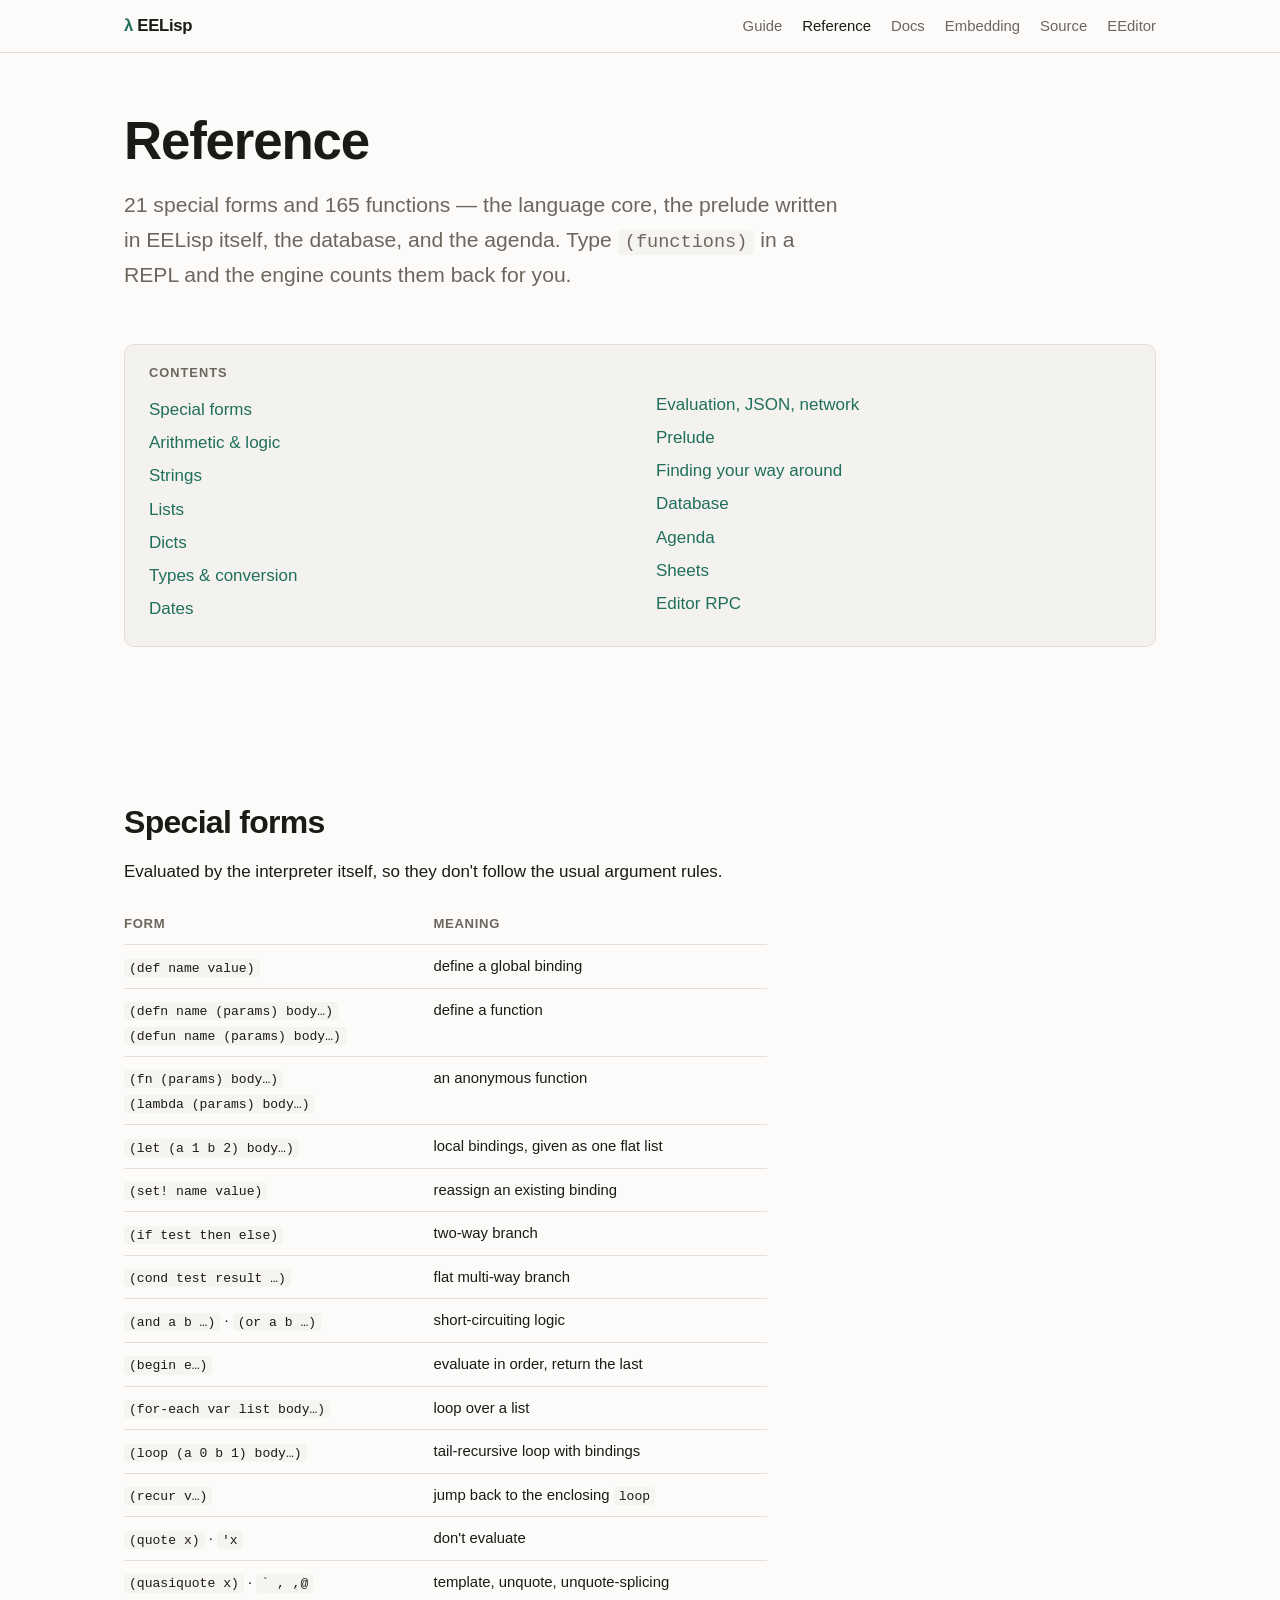
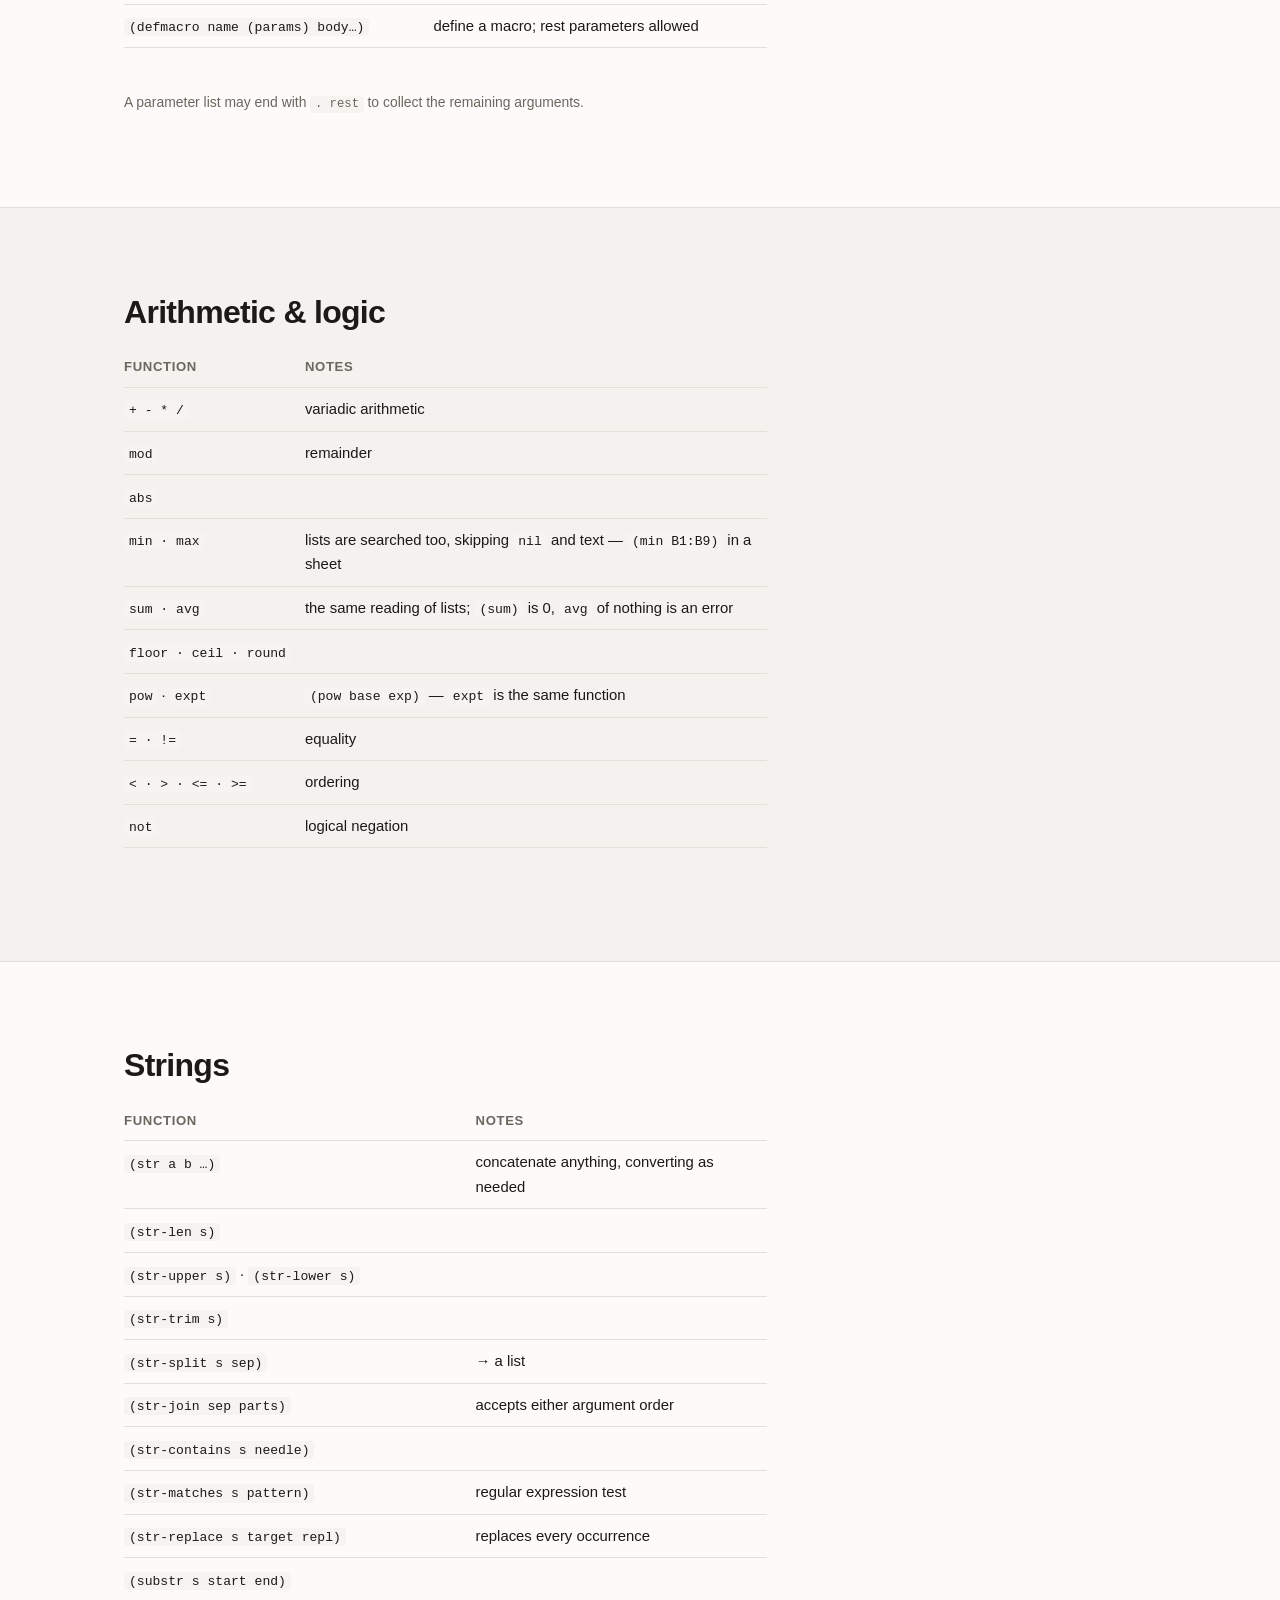
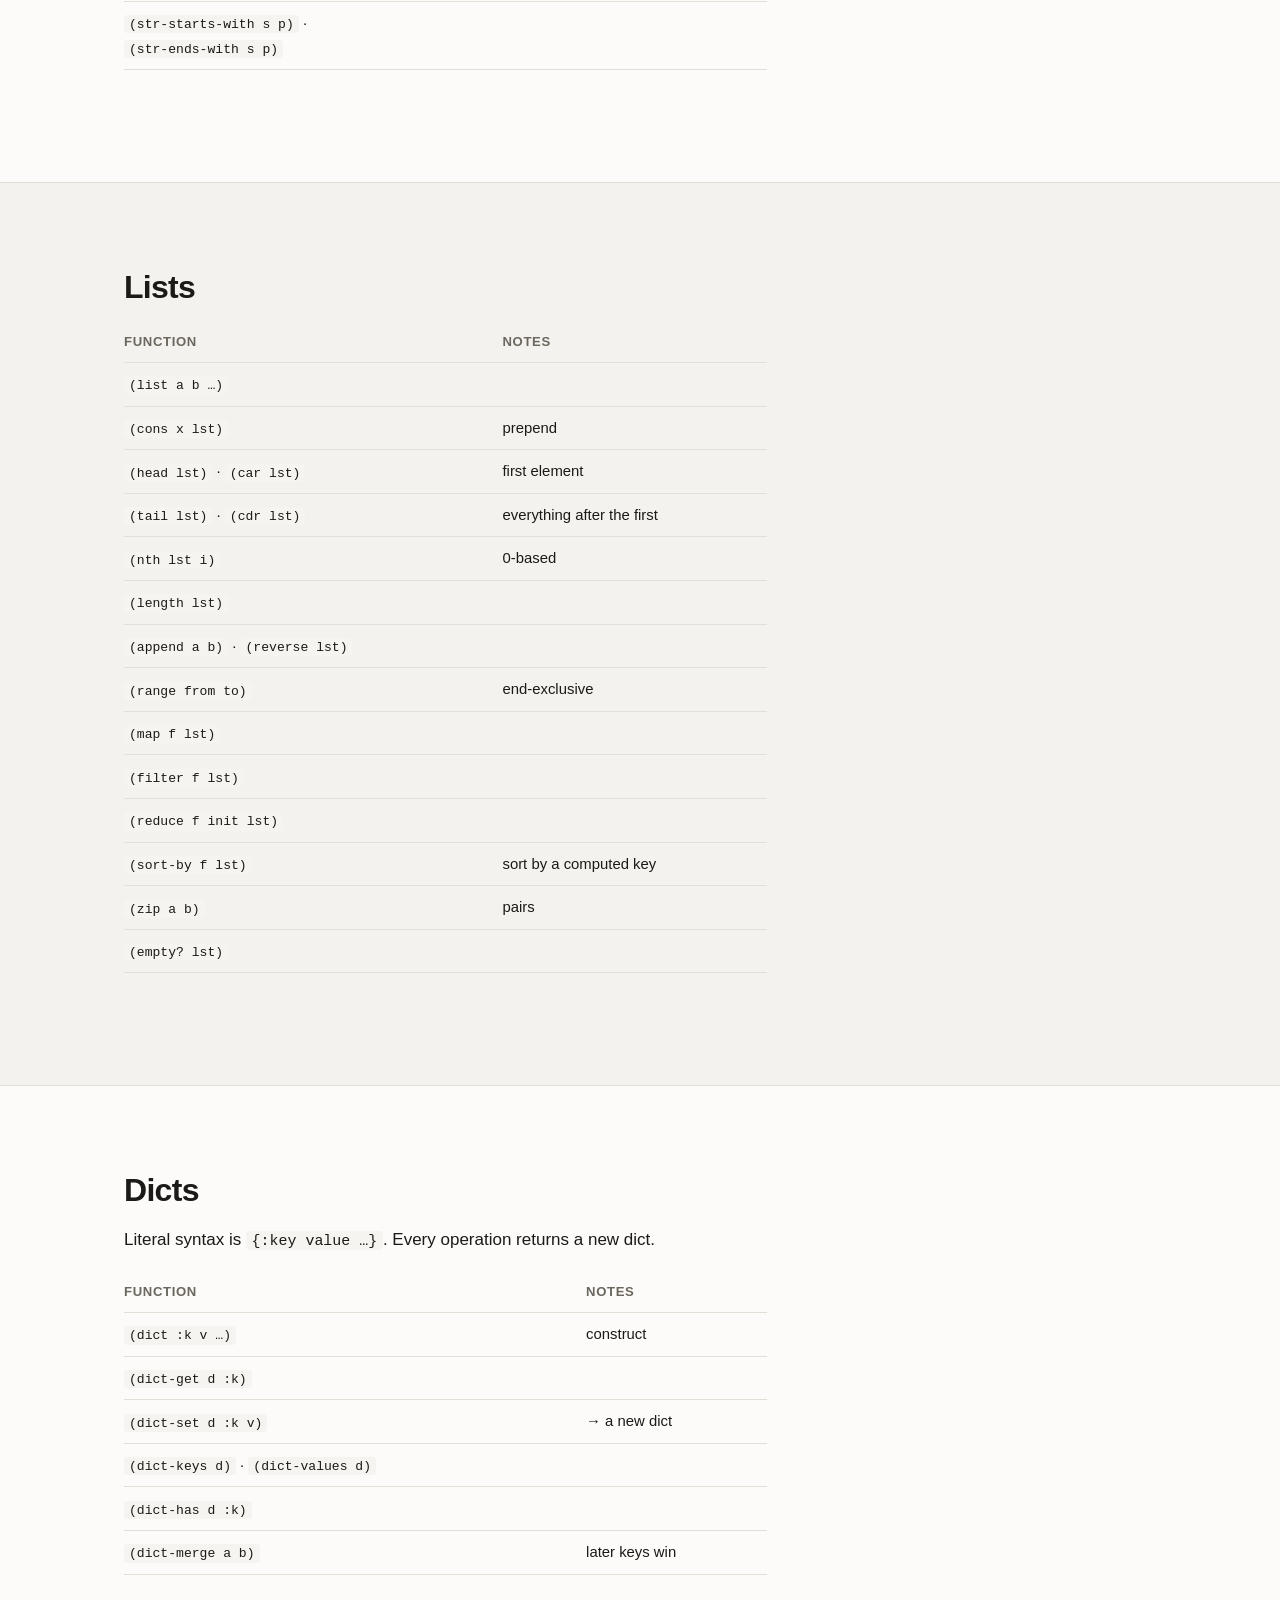
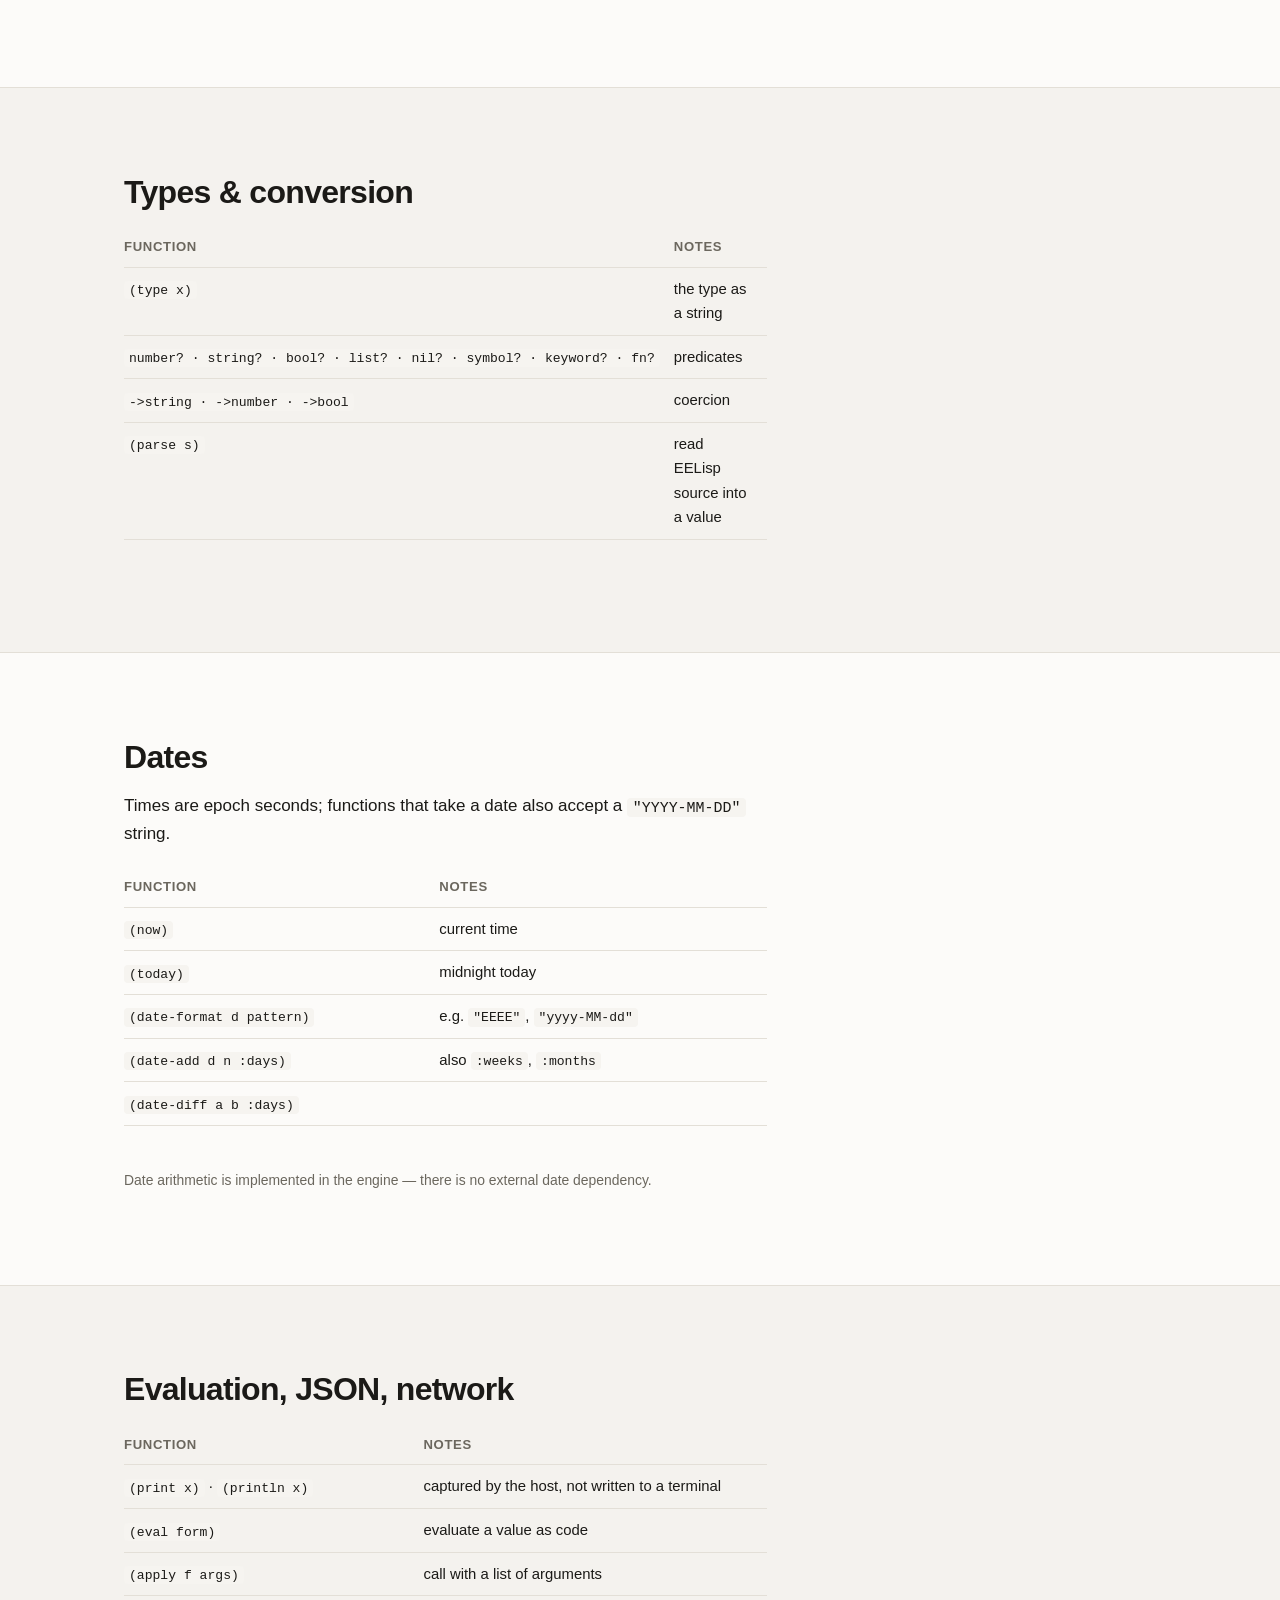
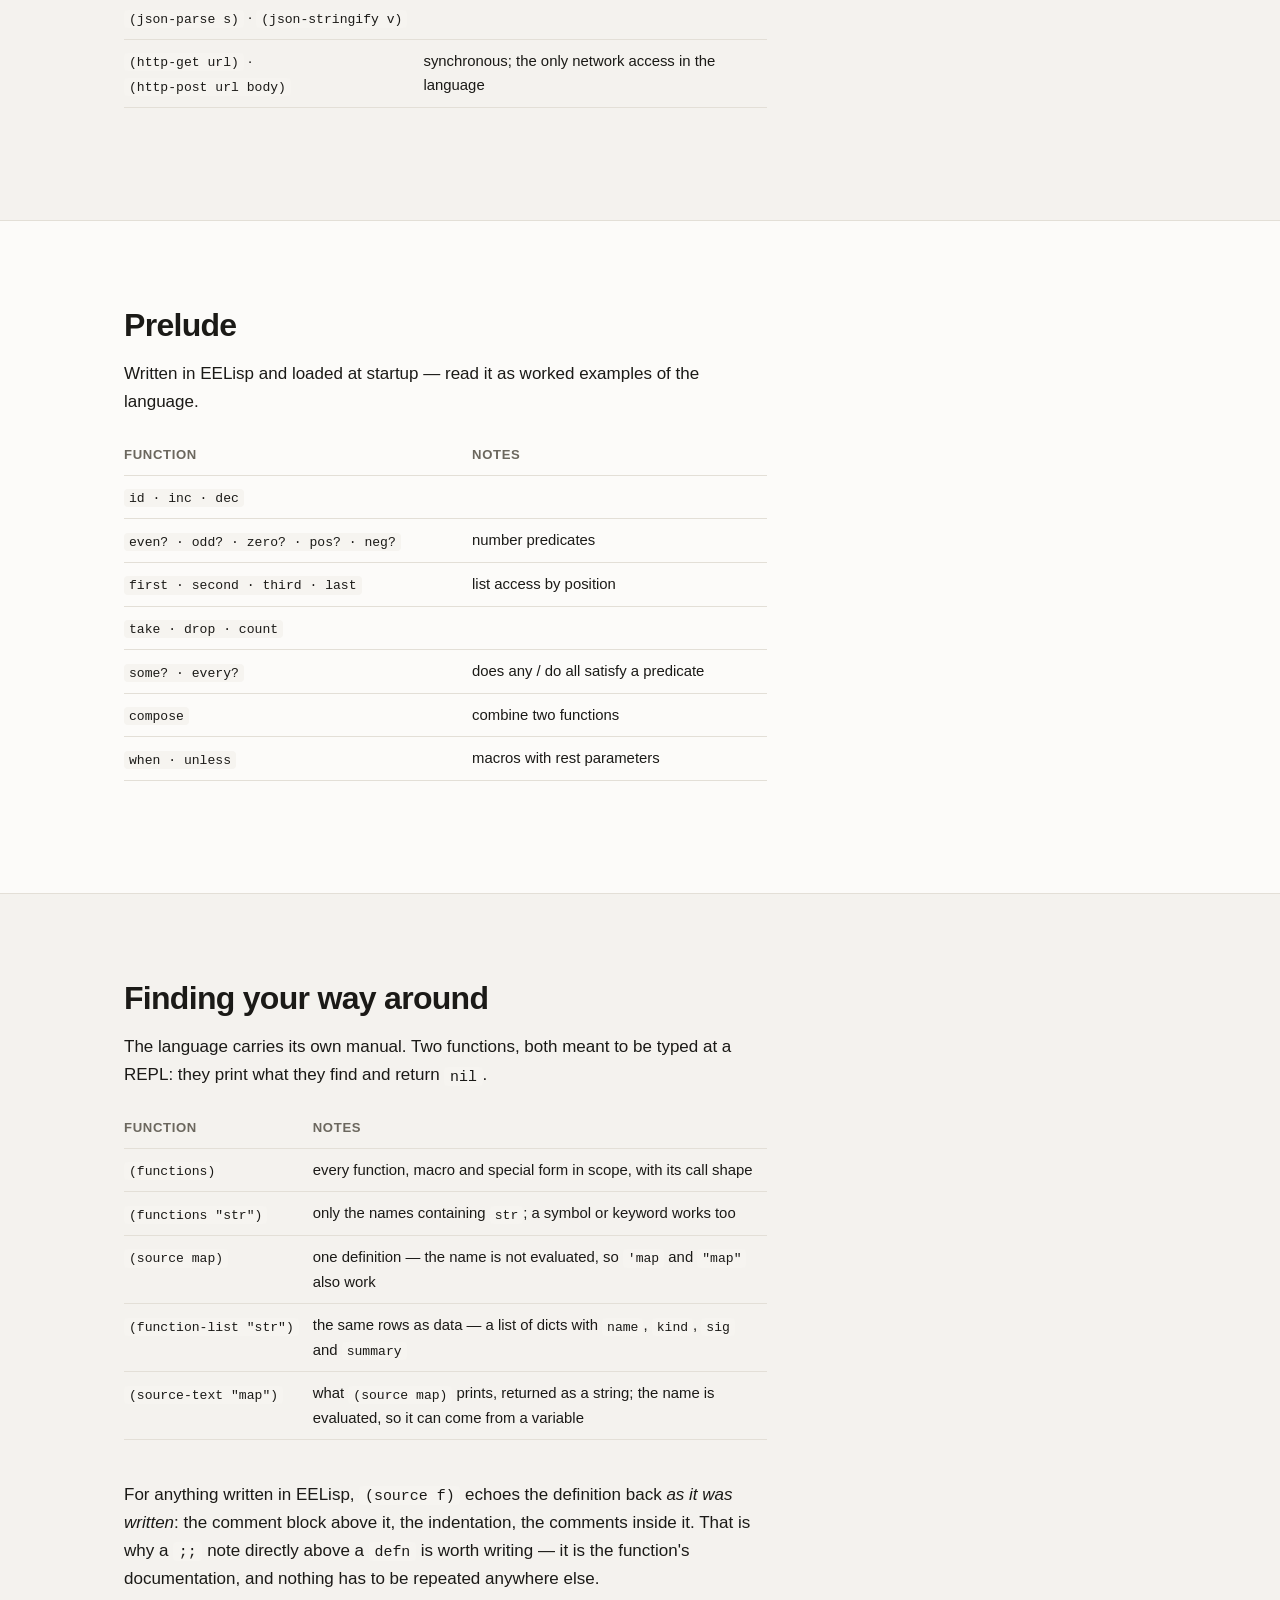
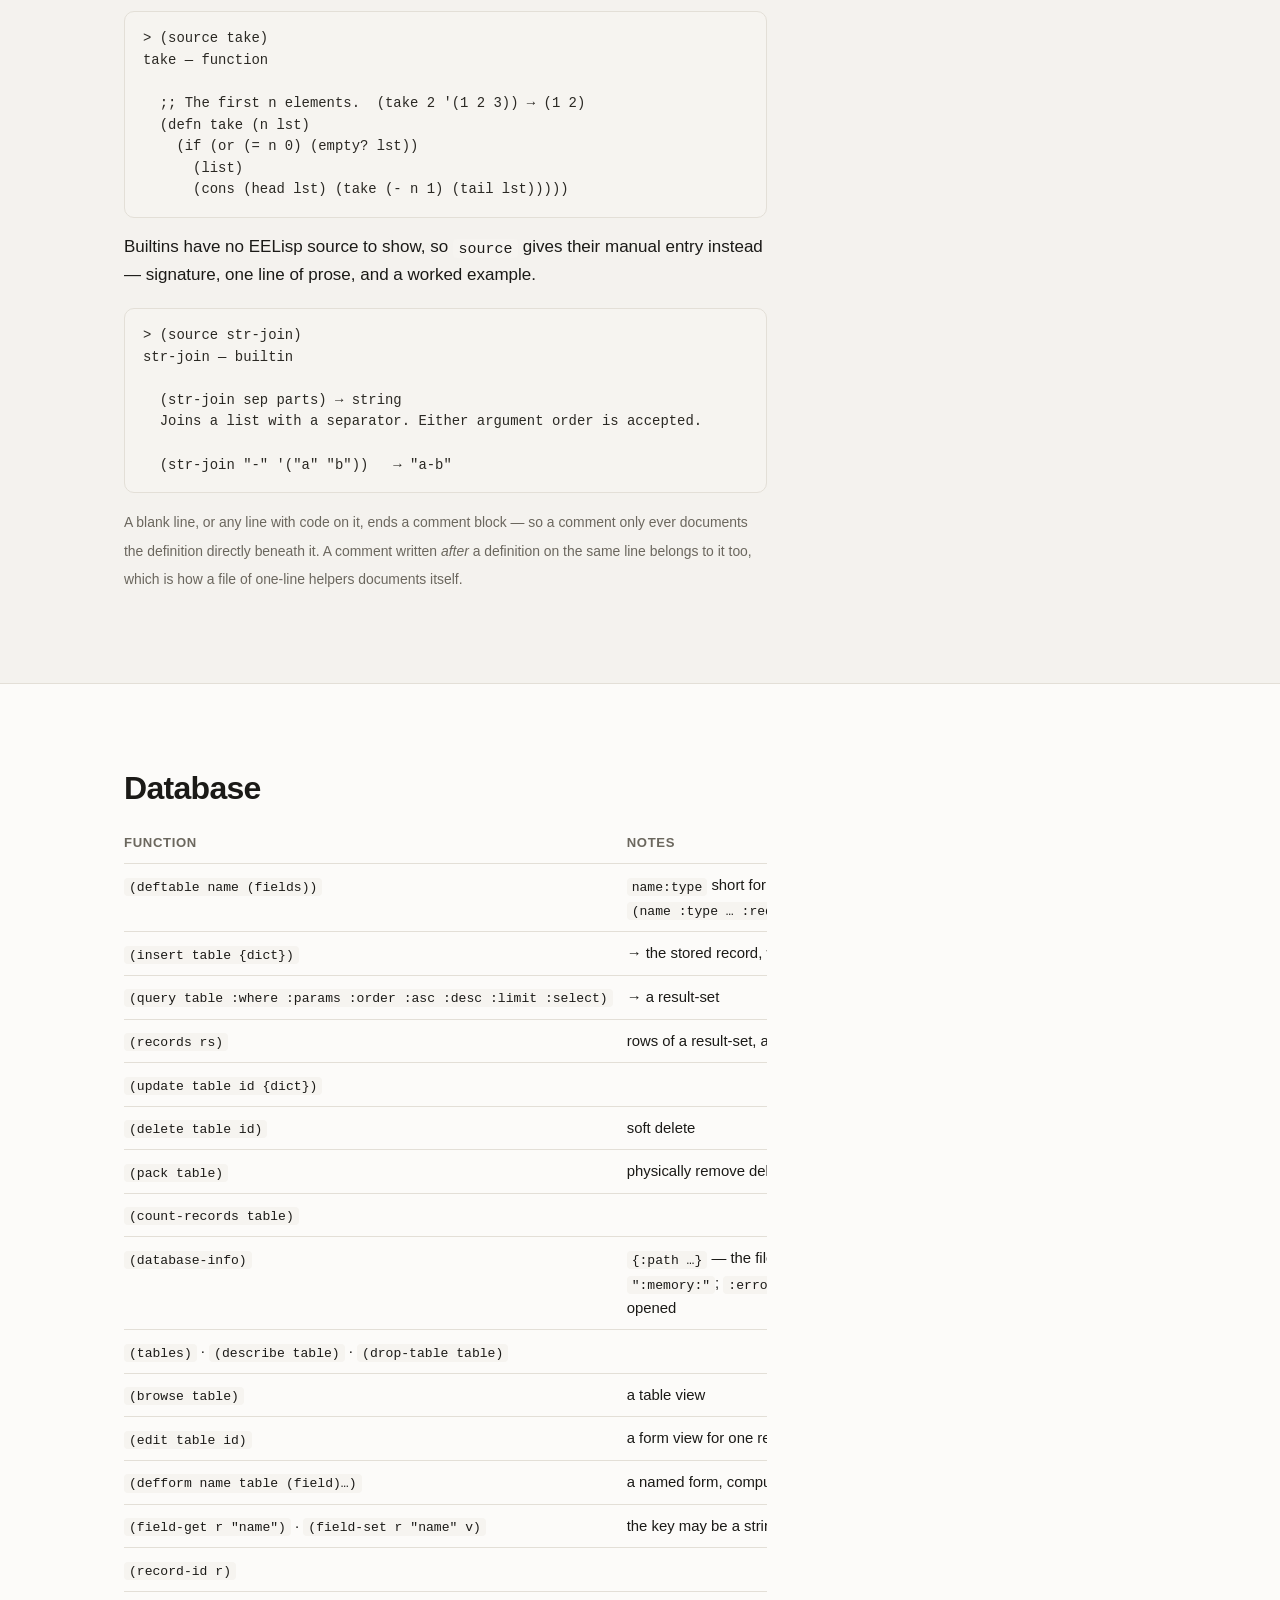
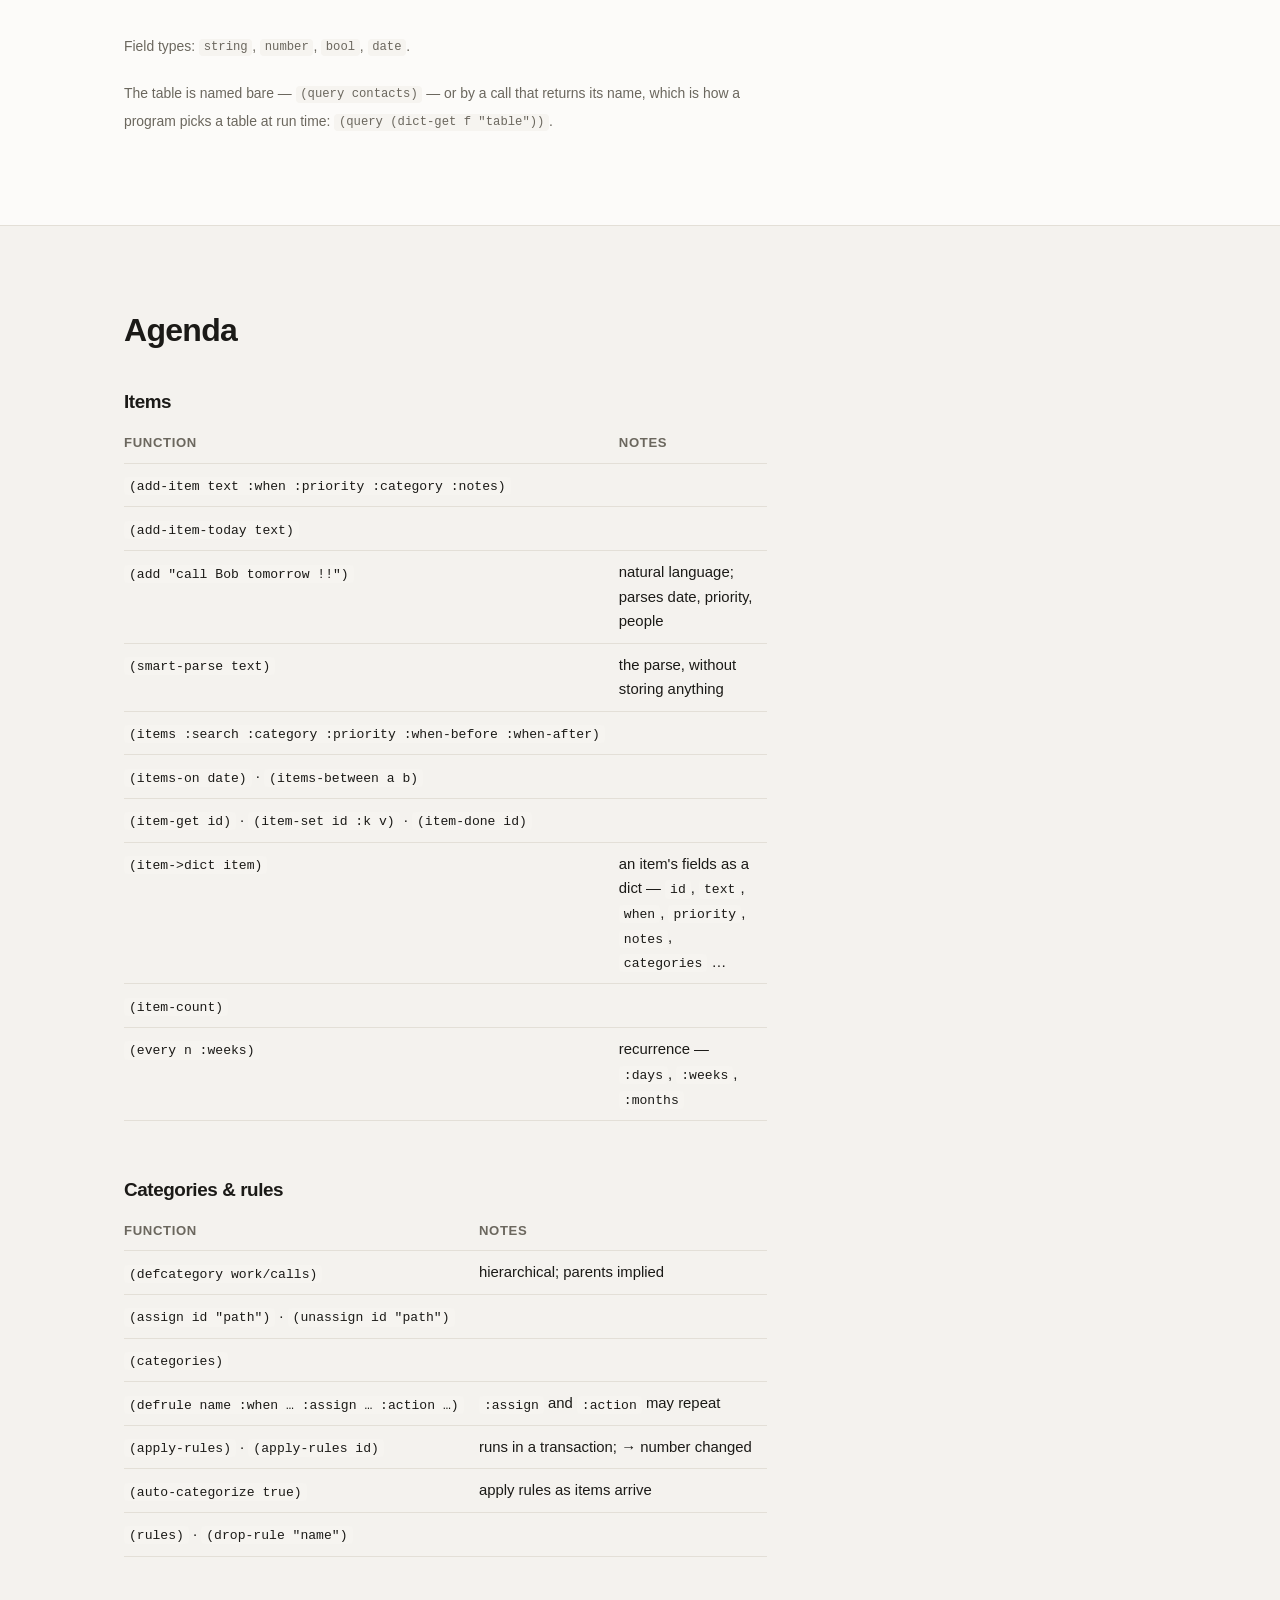
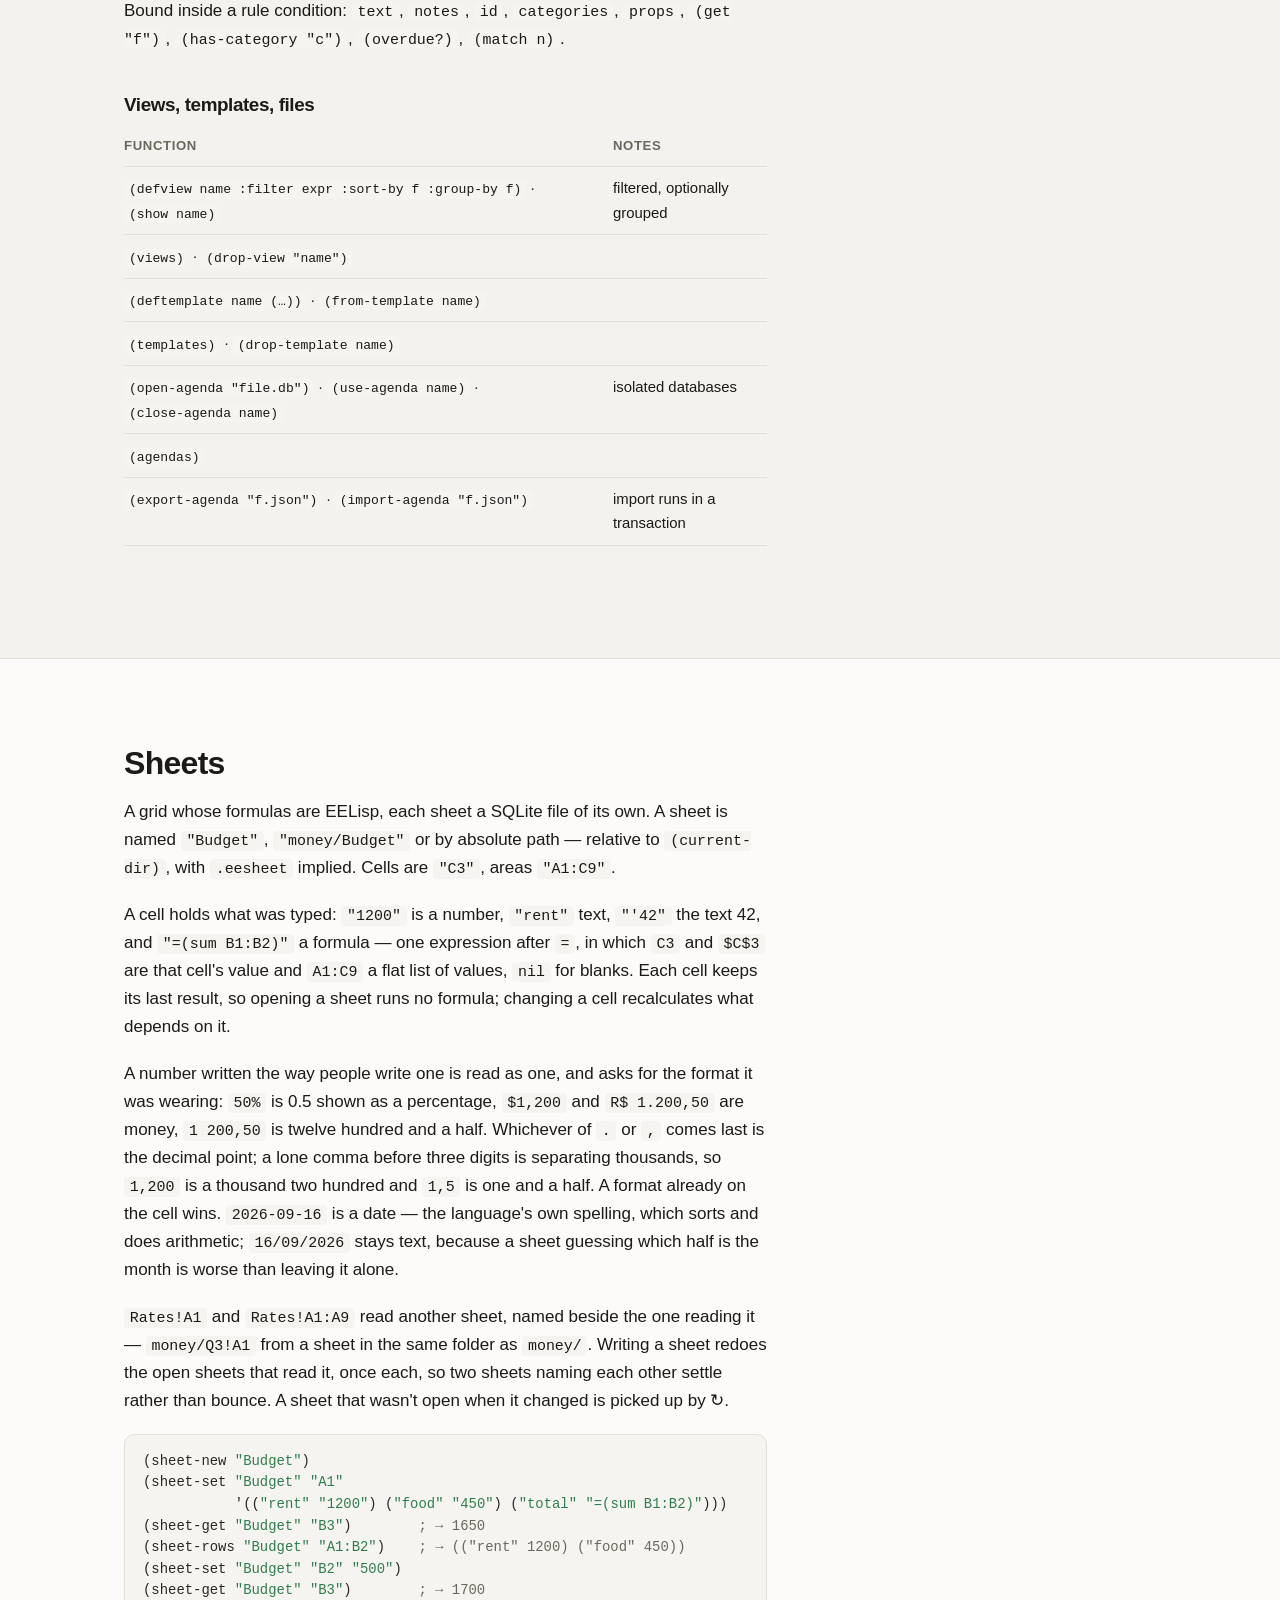
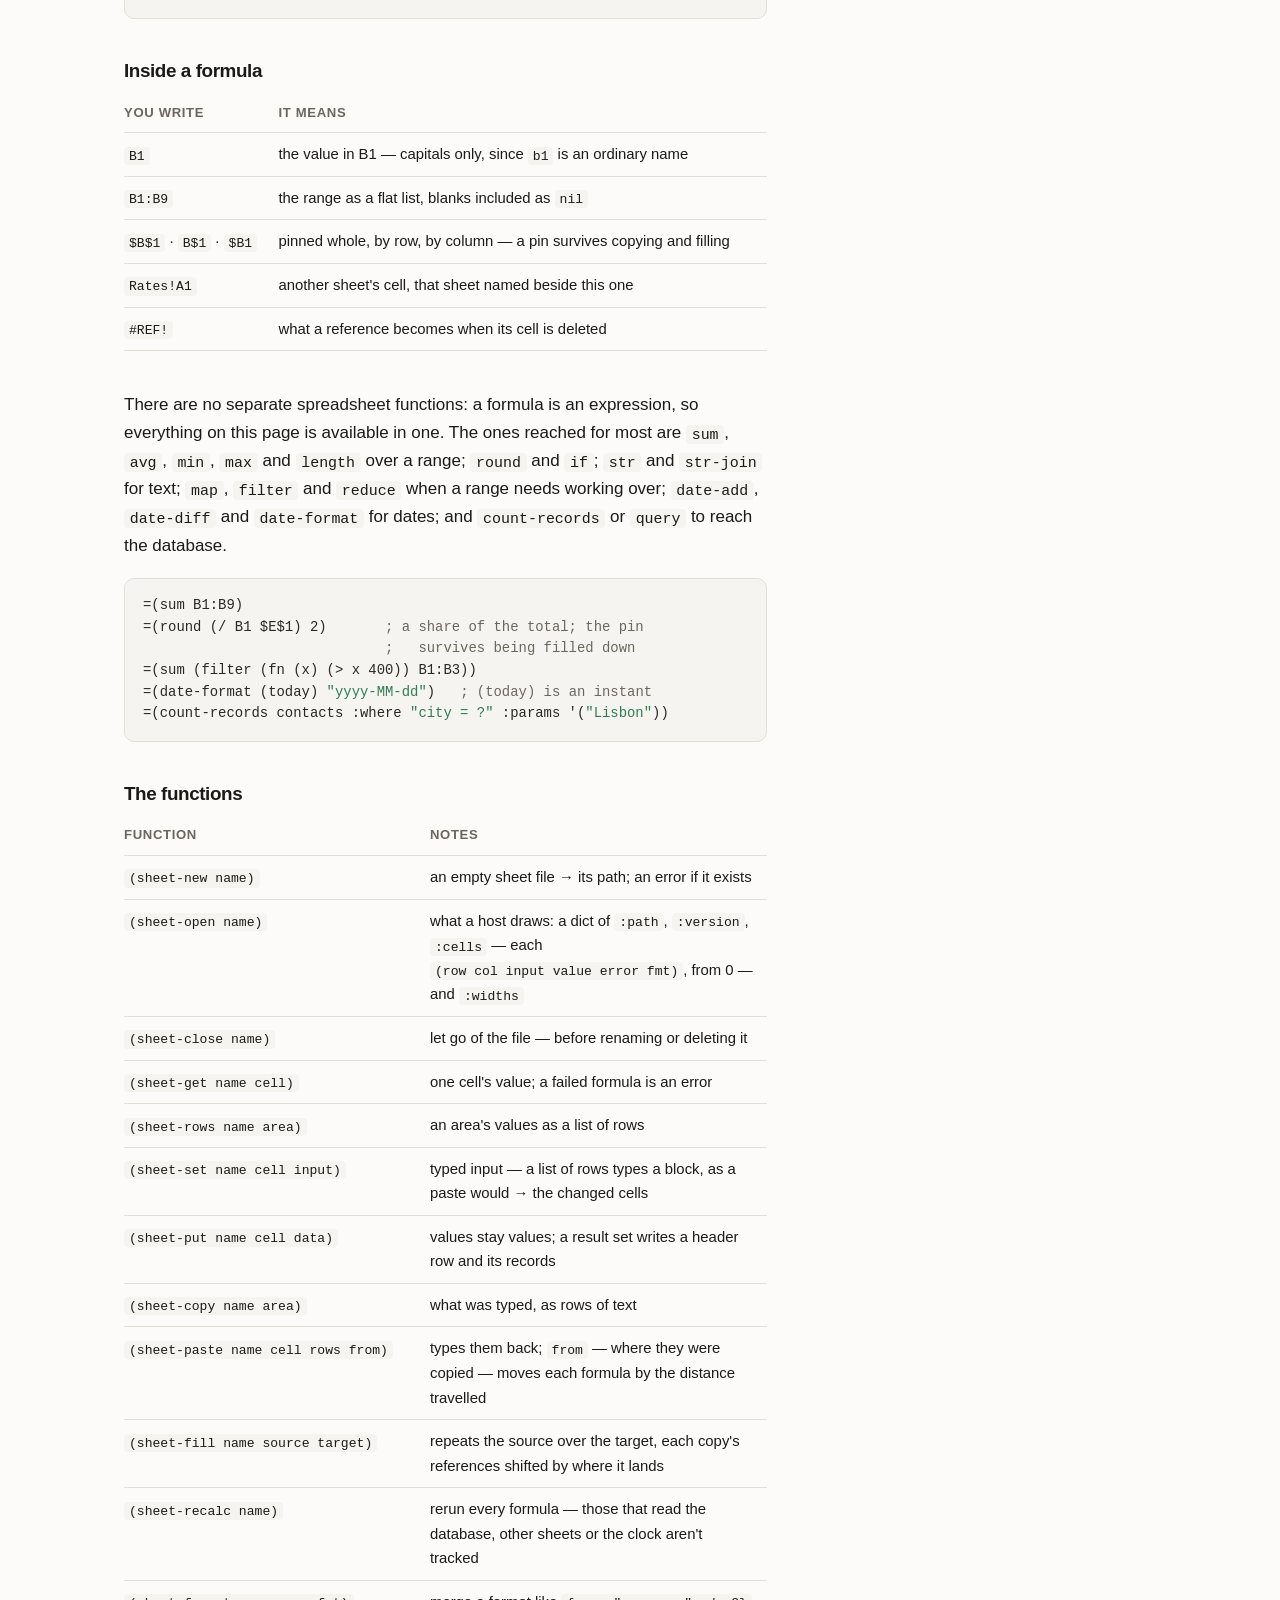
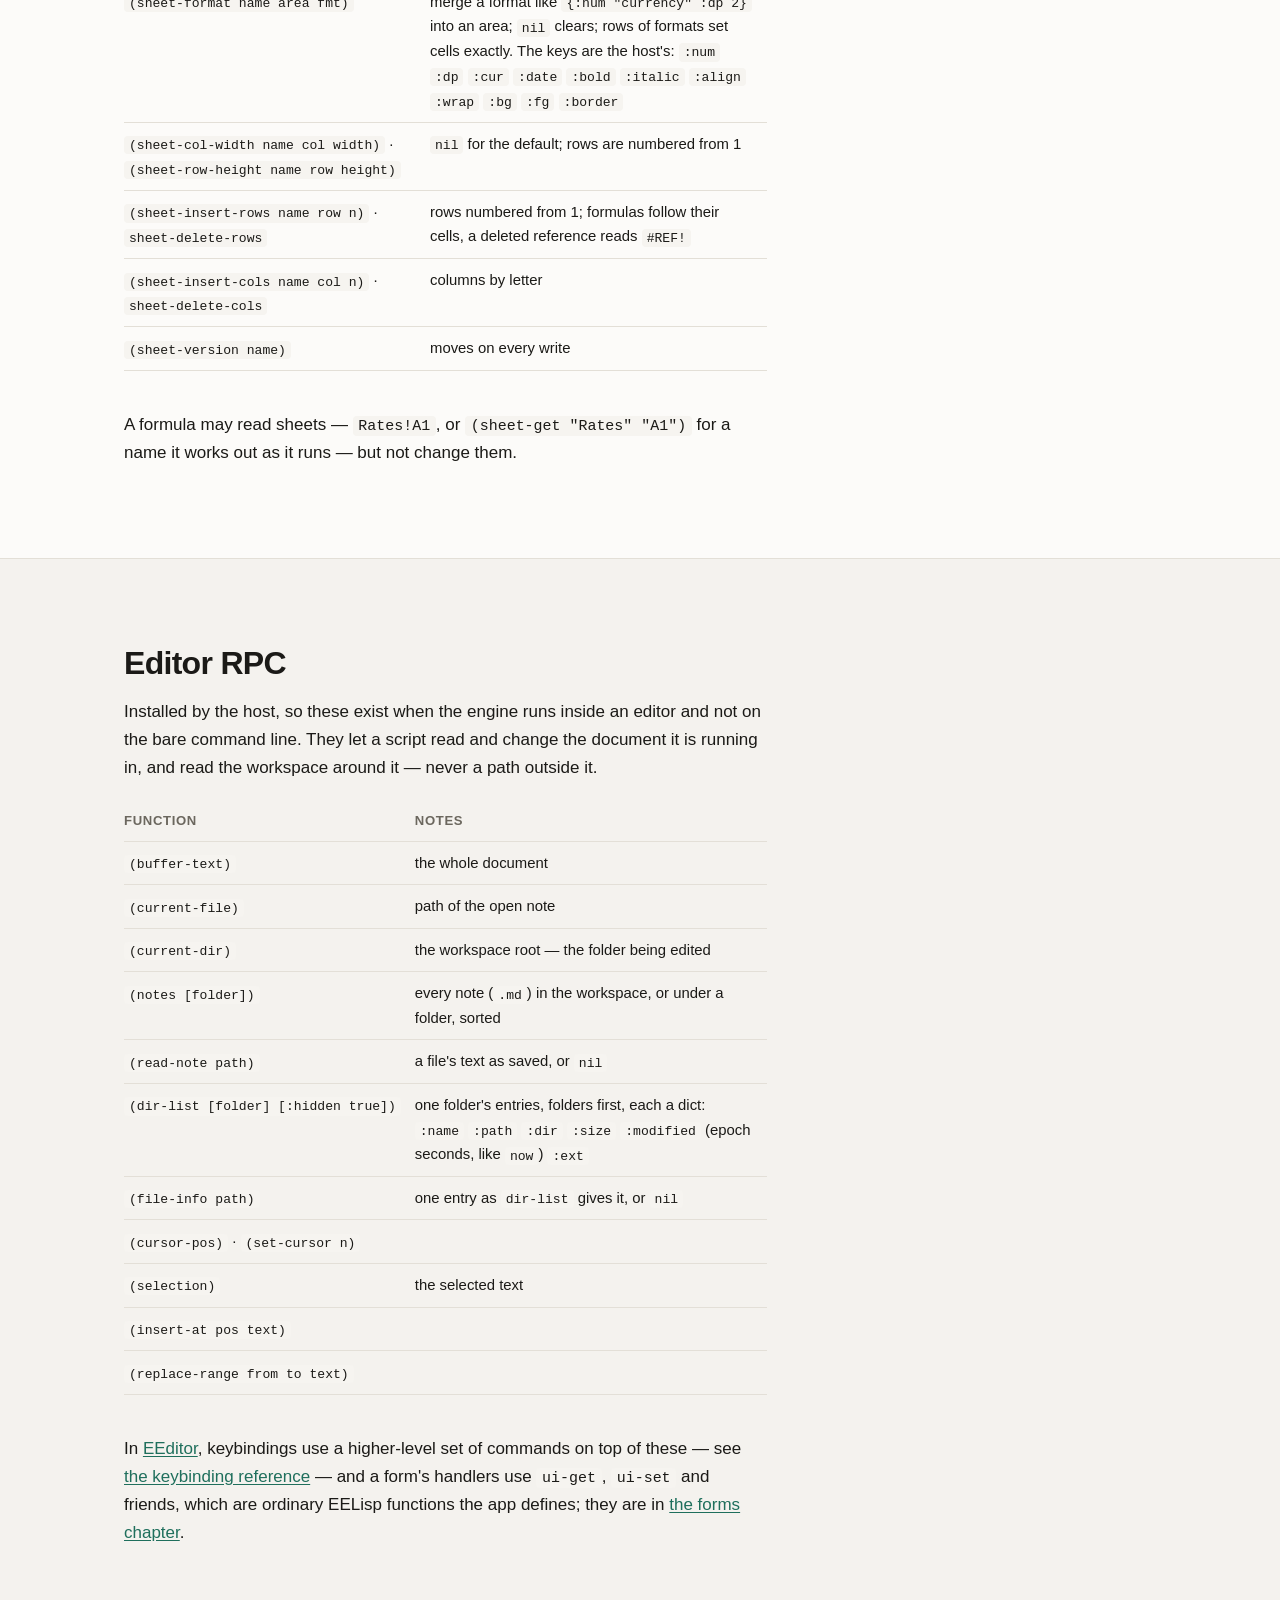
<file: site/reference.html>
<!DOCTYPE html>
<html lang="en">
<head>
<meta charset="utf-8">
<meta name="viewport" content="width=device-width, initial-scale=1">
<title>EELisp function reference</title>
<meta name="description" content="Every EELisp special form and function: language core, prelude, database and agenda.">
<link rel="icon" type="image/svg+xml" href="assets/favicon.svg">
<link rel="stylesheet" href="assets/style.css">
</head>
<body>

<nav class="nav">
  <div class="nav-inner">
    <a class="brand" href="/"><span class="lam">λ</span> EELisp</a>
    <div class="nav-links">
      <a href="guide.html">Guide</a>
      <a href="reference.html" aria-current="page">Reference</a>
      <a href="docs.html">Docs</a>
      <a href="embed.html">Embedding</a>
      <a href="https://github.com/santacroce-tech/eelisp-rs">Source</a>
      <a href="https://eeditor.app">EEditor</a>
    </div>
  </div>
</nav>

<header class="hero" style="padding:56px 0 28px">
  <div class="wrap">
    <h1>Reference</h1>
    <p class="lede">
      21 special forms and 165 functions — the language core, the prelude written in EELisp itself,
      the database, and the agenda. Type <code>(functions)</code> in a REPL and the engine counts them
      back for you.
    </p>
  </div>
</header>

<section style="padding-top:0;border:0">
  <div class="wrap">
    <div class="toc">
      <h2>Contents</h2>
      <ul>
        <li><a href="#forms">Special forms</a></li>
        <li><a href="#math">Arithmetic &amp; logic</a></li>
        <li><a href="#strings">Strings</a></li>
        <li><a href="#lists">Lists</a></li>
        <li><a href="#dicts">Dicts</a></li>
        <li><a href="#types">Types &amp; conversion</a></li>
        <li><a href="#dates">Dates</a></li>
        <li><a href="#io">Evaluation, JSON, network</a></li>
        <li><a href="#prelude">Prelude</a></li>
        <li><a href="#self">Finding your way around</a></li>
        <li><a href="#db">Database</a></li>
        <li><a href="#agenda">Agenda</a></li>
        <li><a href="#sheets">Sheets</a></li>
        <li><a href="#editor">Editor RPC</a></li>
      </ul>
    </div>
  </div>
</section>

<div class="doc">

<section id="forms">
  <div class="wrap"><div class="prose">
    <h2>Special forms</h2>
    <p>Evaluated by the interpreter itself, so they don't follow the usual argument rules.</p>
    <div class="table-wrap"><table>
      <tr><th>Form</th><th>Meaning</th></tr>
      <tr><td><code>(def name value)</code></td><td>define a global binding</td></tr>
      <tr><td><code>(defn name (params) body…)</code><br><code>(defun name (params) body…)</code></td><td>define a function</td></tr>
      <tr><td><code>(fn (params) body…)</code><br><code>(lambda (params) body…)</code></td><td>an anonymous function</td></tr>
      <tr><td><code>(let (a 1 b 2) body…)</code></td><td>local bindings, given as one flat list</td></tr>
      <tr><td><code>(set! name value)</code></td><td>reassign an existing binding</td></tr>
      <tr><td><code>(if test then else)</code></td><td>two-way branch</td></tr>
      <tr><td><code>(cond test result …)</code></td><td>flat multi-way branch</td></tr>
      <tr><td><code>(and a b …)</code> · <code>(or a b …)</code></td><td>short-circuiting logic</td></tr>
      <tr><td><code>(begin e…)</code></td><td>evaluate in order, return the last</td></tr>
      <tr><td><code>(for-each var list body…)</code></td><td>loop over a list</td></tr>
      <tr><td><code>(loop (a 0 b 1) body…)</code></td><td>tail-recursive loop with bindings</td></tr>
      <tr><td><code>(recur v…)</code></td><td>jump back to the enclosing <code>loop</code></td></tr>
      <tr><td><code>(quote x)</code> · <code>'x</code></td><td>don't evaluate</td></tr>
      <tr><td><code>(quasiquote x)</code> · <code>` , ,@</code></td><td>template, unquote, unquote-splicing</td></tr>
      <tr><td><code>(defmacro name (params) body…)</code></td><td>define a macro; rest parameters allowed</td></tr>
    </table></div>
    <p class="muted"><small>A parameter list may end with <code>. rest</code> to collect the remaining arguments.</small></p>
  </div></div>
</section>

<section id="math" class="alt">
  <div class="wrap"><div class="prose">
    <h2>Arithmetic &amp; logic</h2>
    <div class="table-wrap"><table>
      <tr><th>Function</th><th>Notes</th></tr>
      <tr><td><code>+ - * /</code></td><td>variadic arithmetic</td></tr>
      <tr><td><code>mod</code></td><td>remainder</td></tr>
      <tr><td><code>abs</code></td><td></td></tr>
      <tr><td><code>min · max</code></td><td>lists are searched too, skipping <code>nil</code> and text — <code>(min B1:B9)</code> in a sheet</td></tr>
      <tr><td><code>sum · avg</code></td><td>the same reading of lists; <code>(sum)</code> is 0, <code>avg</code> of nothing is an error</td></tr>
      <tr><td><code>floor · ceil · round</code></td><td></td></tr>
      <tr><td><code>pow</code> · <code>expt</code></td><td><code>(pow base exp)</code> — <code>expt</code> is the same function</td></tr>
      <tr><td><code>= · !=</code></td><td>equality</td></tr>
      <tr><td><code>&lt; · &gt; · &lt;= · &gt;=</code></td><td>ordering</td></tr>
      <tr><td><code>not</code></td><td>logical negation</td></tr>
    </table></div>
  </div></div>
</section>

<section id="strings">
  <div class="wrap"><div class="prose">
    <h2>Strings</h2>
    <div class="table-wrap"><table>
      <tr><th>Function</th><th>Notes</th></tr>
      <tr><td><code>(str a b …)</code></td><td>concatenate anything, converting as needed</td></tr>
      <tr><td><code>(str-len s)</code></td><td></td></tr>
      <tr><td><code>(str-upper s)</code> · <code>(str-lower s)</code></td><td></td></tr>
      <tr><td><code>(str-trim s)</code></td><td></td></tr>
      <tr><td><code>(str-split s sep)</code></td><td>→ a list</td></tr>
      <tr><td><code>(str-join sep parts)</code></td><td>accepts either argument order</td></tr>
      <tr><td><code>(str-contains s needle)</code></td><td></td></tr>
      <tr><td><code>(str-matches s pattern)</code></td><td>regular expression test</td></tr>
      <tr><td><code>(str-replace s target repl)</code></td><td>replaces every occurrence</td></tr>
      <tr><td><code>(substr s start end)</code></td><td></td></tr>
      <tr><td><code>(str-starts-with s p)</code> · <code>(str-ends-with s p)</code></td><td></td></tr>
    </table></div>
  </div></div>
</section>

<section id="lists" class="alt">
  <div class="wrap"><div class="prose">
    <h2>Lists</h2>
    <div class="table-wrap"><table>
      <tr><th>Function</th><th>Notes</th></tr>
      <tr><td><code>(list a b …)</code></td><td></td></tr>
      <tr><td><code>(cons x lst)</code></td><td>prepend</td></tr>
      <tr><td><code>(head lst)</code> · <code>(car lst)</code></td><td>first element</td></tr>
      <tr><td><code>(tail lst)</code> · <code>(cdr lst)</code></td><td>everything after the first</td></tr>
      <tr><td><code>(nth lst i)</code></td><td>0-based</td></tr>
      <tr><td><code>(length lst)</code></td><td></td></tr>
      <tr><td><code>(append a b)</code> · <code>(reverse lst)</code></td><td></td></tr>
      <tr><td><code>(range from to)</code></td><td>end-exclusive</td></tr>
      <tr><td><code>(map f lst)</code></td><td></td></tr>
      <tr><td><code>(filter f lst)</code></td><td></td></tr>
      <tr><td><code>(reduce f init lst)</code></td><td></td></tr>
      <tr><td><code>(sort-by f lst)</code></td><td>sort by a computed key</td></tr>
      <tr><td><code>(zip a b)</code></td><td>pairs</td></tr>
      <tr><td><code>(empty? lst)</code></td><td></td></tr>
    </table></div>
  </div></div>
</section>

<section id="dicts">
  <div class="wrap"><div class="prose">
    <h2>Dicts</h2>
    <p>Literal syntax is <code>{:key value …}</code>. Every operation returns a new dict.</p>
    <div class="table-wrap"><table>
      <tr><th>Function</th><th>Notes</th></tr>
      <tr><td><code>(dict :k v …)</code></td><td>construct</td></tr>
      <tr><td><code>(dict-get d :k)</code></td><td></td></tr>
      <tr><td><code>(dict-set d :k v)</code></td><td>→ a new dict</td></tr>
      <tr><td><code>(dict-keys d)</code> · <code>(dict-values d)</code></td><td></td></tr>
      <tr><td><code>(dict-has d :k)</code></td><td></td></tr>
      <tr><td><code>(dict-merge a b)</code></td><td>later keys win</td></tr>
    </table></div>
  </div></div>
</section>

<section id="types" class="alt">
  <div class="wrap"><div class="prose">
    <h2>Types &amp; conversion</h2>
    <div class="table-wrap"><table>
      <tr><th>Function</th><th>Notes</th></tr>
      <tr><td><code>(type x)</code></td><td>the type as a string</td></tr>
      <tr><td><code>number? · string? · bool? · list? · nil? · symbol? · keyword? · fn?</code></td><td>predicates</td></tr>
      <tr><td><code>-&gt;string · -&gt;number · -&gt;bool</code></td><td>coercion</td></tr>
      <tr><td><code>(parse s)</code></td><td>read EELisp source into a value</td></tr>
    </table></div>
  </div></div>
</section>

<section id="dates">
  <div class="wrap"><div class="prose">
    <h2>Dates</h2>
    <p>Times are epoch seconds; functions that take a date also accept a <code>"YYYY-MM-DD"</code> string.</p>
    <div class="table-wrap"><table>
      <tr><th>Function</th><th>Notes</th></tr>
      <tr><td><code>(now)</code></td><td>current time</td></tr>
      <tr><td><code>(today)</code></td><td>midnight today</td></tr>
      <tr><td><code>(date-format d pattern)</code></td><td>e.g. <code>"EEEE"</code>, <code>"yyyy-MM-dd"</code></td></tr>
      <tr><td><code>(date-add d n :days)</code></td><td>also <code>:weeks</code>, <code>:months</code></td></tr>
      <tr><td><code>(date-diff a b :days)</code></td><td></td></tr>
    </table></div>
    <p class="muted"><small>Date arithmetic is implemented in the engine — there is no external date dependency.</small></p>
  </div></div>
</section>

<section id="io" class="alt">
  <div class="wrap"><div class="prose">
    <h2>Evaluation, JSON, network</h2>
    <div class="table-wrap"><table>
      <tr><th>Function</th><th>Notes</th></tr>
      <tr><td><code>(print x)</code> · <code>(println x)</code></td><td>captured by the host, not written to a terminal</td></tr>
      <tr><td><code>(eval form)</code></td><td>evaluate a value as code</td></tr>
      <tr><td><code>(apply f args)</code></td><td>call with a list of arguments</td></tr>
      <tr><td><code>(json-parse s)</code> · <code>(json-stringify v)</code></td><td></td></tr>
      <tr><td><code>(http-get url)</code> · <code>(http-post url body)</code></td><td>synchronous; the only network access in the language</td></tr>
    </table></div>
  </div></div>
</section>

<section id="prelude">
  <div class="wrap"><div class="prose">
    <h2>Prelude</h2>
    <p>Written in EELisp and loaded at startup — read it as worked examples of the language.</p>
    <div class="table-wrap"><table>
      <tr><th>Function</th><th>Notes</th></tr>
      <tr><td><code>id · inc · dec</code></td><td></td></tr>
      <tr><td><code>even? · odd? · zero? · pos? · neg?</code></td><td>number predicates</td></tr>
      <tr><td><code>first · second · third · last</code></td><td>list access by position</td></tr>
      <tr><td><code>take · drop · count</code></td><td></td></tr>
      <tr><td><code>some? · every?</code></td><td>does any / do all satisfy a predicate</td></tr>
      <tr><td><code>compose</code></td><td>combine two functions</td></tr>
      <tr><td><code>when · unless</code></td><td>macros with rest parameters</td></tr>
    </table></div>
  </div></div>
</section>

<section id="self" class="alt">
  <div class="wrap"><div class="prose">
    <h2>Finding your way around</h2>
    <p>
      The language carries its own manual. Two functions, both meant to be typed at a REPL:
      they print what they find and return <code>nil</code>.
    </p>
    <div class="table-wrap"><table>
      <tr><th>Function</th><th>Notes</th></tr>
      <tr><td><code>(functions)</code></td><td>every function, macro and special form in scope, with its call shape</td></tr>
      <tr><td><code>(functions "str")</code></td><td>only the names containing <code>str</code>; a symbol or keyword works too</td></tr>
      <tr><td><code>(source map)</code></td><td>one definition — the name is not evaluated, so <code>'map</code> and <code>"map"</code> also work</td></tr>
      <tr><td><code>(function-list "str")</code></td><td>the same rows as data — a list of dicts with <code>name</code>, <code>kind</code>, <code>sig</code> and <code>summary</code></td></tr>
      <tr><td><code>(source-text "map")</code></td><td>what <code>(source map)</code> prints, returned as a string; the name is evaluated, so it can come from a variable</td></tr>
    </table></div>
    <p>
      For anything written in EELisp, <code>(source f)</code> echoes the definition back <em>as it was
      written</em>: the comment block above it, the indentation, the comments inside it. That is why
      a <code>;;</code> note directly above a <code>defn</code> is worth writing — it is the function's
      documentation, and nothing has to be repeated anywhere else.
    </p>
<pre><code>&gt; (source take)
take — function

  ;; The first n elements.  (take 2 '(1 2 3)) → (1 2)
  (defn take (n lst)
    (if (or (= n 0) (empty? lst))
      (list)
      (cons (head lst) (take (- n 1) (tail lst)))))
</code></pre>
    <p>
      Builtins have no EELisp source to show, so <code>source</code> gives their manual entry
      instead — signature, one line of prose, and a worked example.
    </p>
<pre><code>&gt; (source str-join)
str-join — builtin

  (str-join sep parts) → string
  Joins a list with a separator. Either argument order is accepted.

  (str-join "-" '("a" "b"))   → "a-b"
</code></pre>
    <p class="muted"><small>
      A blank line, or any line with code on it, ends a comment block — so a comment only ever
      documents the definition directly beneath it. A comment written <em>after</em> a definition on
      the same line belongs to it too, which is how a file of one-line helpers documents itself.
    </small></p>
  </div></div>
</section>

<section id="db">
  <div class="wrap"><div class="prose">
    <h2>Database</h2>
    <div class="table-wrap"><table>
      <tr><th>Function</th><th>Notes</th></tr>
      <tr><td><code>(deftable name (fields))</code></td><td><code>name:type</code> short form, or <code>(name :type … :required … :default … :choices …)</code></td></tr>
      <tr><td><code>(insert table {dict})</code></td><td>→ the stored record, with its id</td></tr>
      <tr><td><code>(query table :where :params :order :asc :desc :limit :select)</code></td><td>→ a result-set</td></tr>
      <tr><td><code>(records rs)</code></td><td>rows of a result-set, as a list</td></tr>
      <tr><td><code>(update table id {dict})</code></td><td></td></tr>
      <tr><td><code>(delete table id)</code></td><td>soft delete</td></tr>
      <tr><td><code>(pack table)</code></td><td>physically remove deleted rows</td></tr>
      <tr><td><code>(count-records table)</code></td><td></td></tr>
      <tr><td><code>(database-info)</code></td><td><code>{:path …}</code> — the file tables and agenda live in, or <code>":memory:"</code>; <code>:error</code> when a host's file couldn't be opened</td></tr>
      <tr><td><code>(tables)</code> · <code>(describe table)</code> · <code>(drop-table table)</code></td><td></td></tr>
      <tr><td><code>(browse table)</code></td><td>a table view</td></tr>
      <tr><td><code>(edit table id)</code></td><td>a form view for one record</td></tr>
      <tr><td><code>(defform name table (field)…)</code></td><td>a named form, computed fields allowed</td></tr>
      <tr><td><code>(field-get r "name")</code> · <code>(field-set r "name" v)</code></td><td>the key may be a string or a keyword — <code>:name</code></td></tr>
      <tr><td><code>(record-id r)</code></td><td></td></tr>
    </table></div>
    <p class="muted"><small>Field types: <code>string</code>, <code>number</code>, <code>bool</code>, <code>date</code>.</small></p>
    <p class="muted"><small>The table is named bare — <code>(query contacts)</code> — or by a call that returns its
      name, which is how a program picks a table at run time: <code>(query (dict-get f "table"))</code>.</small></p>
  </div></div>
</section>

<section id="agenda" class="alt">
  <div class="wrap"><div class="prose">
    <h2>Agenda</h2>

    <h3>Items</h3>
    <div class="table-wrap"><table>
      <tr><th>Function</th><th>Notes</th></tr>
      <tr><td><code>(add-item text :when :priority :category :notes)</code></td><td></td></tr>
      <tr><td><code>(add-item-today text)</code></td><td></td></tr>
      <tr><td><code>(add "call Bob tomorrow !!")</code></td><td>natural language; parses date, priority, people</td></tr>
      <tr><td><code>(smart-parse text)</code></td><td>the parse, without storing anything</td></tr>
      <tr><td><code>(items :search :category :priority :when-before :when-after)</code></td><td></td></tr>
      <tr><td><code>(items-on date)</code> · <code>(items-between a b)</code></td><td></td></tr>
      <tr><td><code>(item-get id)</code> · <code>(item-set id :k v)</code> · <code>(item-done id)</code></td><td></td></tr>
      <tr><td><code>(item-&gt;dict item)</code></td><td>an item's fields as a dict — <code>id</code>, <code>text</code>, <code>when</code>, <code>priority</code>, <code>notes</code>, <code>categories</code> …</td></tr>
      <tr><td><code>(item-count)</code></td><td></td></tr>
      <tr><td><code>(every n :weeks)</code></td><td>recurrence — <code>:days</code>, <code>:weeks</code>, <code>:months</code></td></tr>
    </table></div>

    <h3>Categories &amp; rules</h3>
    <div class="table-wrap"><table>
      <tr><th>Function</th><th>Notes</th></tr>
      <tr><td><code>(defcategory work/calls)</code></td><td>hierarchical; parents implied</td></tr>
      <tr><td><code>(assign id "path")</code> · <code>(unassign id "path")</code></td><td></td></tr>
      <tr><td><code>(categories)</code></td><td></td></tr>
      <tr><td><code>(defrule name :when … :assign … :action …)</code></td><td><code>:assign</code> and <code>:action</code> may repeat</td></tr>
      <tr><td><code>(apply-rules)</code> · <code>(apply-rules id)</code></td><td>runs in a transaction; → number changed</td></tr>
      <tr><td><code>(auto-categorize true)</code></td><td>apply rules as items arrive</td></tr>
      <tr><td><code>(rules)</code> · <code>(drop-rule "name")</code></td><td></td></tr>
    </table></div>
    <p>Bound inside a rule condition: <code>text</code>, <code>notes</code>, <code>id</code>, <code>categories</code>, <code>props</code>, <code>(get "f")</code>, <code>(has-category "c")</code>, <code>(overdue?)</code>, <code>(match n)</code>.</p>

    <h3>Views, templates, files</h3>
    <div class="table-wrap"><table>
      <tr><th>Function</th><th>Notes</th></tr>
      <tr><td><code>(defview name :filter expr :sort-by f :group-by f)</code> · <code>(show name)</code></td><td>filtered, optionally grouped</td></tr>
      <tr><td><code>(views)</code> · <code>(drop-view "name")</code></td><td></td></tr>
      <tr><td><code>(deftemplate name (…))</code> · <code>(from-template name)</code></td><td></td></tr>
      <tr><td><code>(templates)</code> · <code>(drop-template name)</code></td><td></td></tr>
      <tr><td><code>(open-agenda "file.db")</code> · <code>(use-agenda name)</code> · <code>(close-agenda name)</code></td><td>isolated databases</td></tr>
      <tr><td><code>(agendas)</code></td><td></td></tr>
      <tr><td><code>(export-agenda "f.json")</code> · <code>(import-agenda "f.json")</code></td><td>import runs in a transaction</td></tr>
    </table></div>
  </div></div>
</section>

<section id="sheets">
  <div class="wrap"><div class="prose">
    <h2>Sheets</h2>
    <p>
      A grid whose formulas are EELisp, each sheet a SQLite file of its own. A sheet is named
      <code>"Budget"</code>, <code>"money/Budget"</code> or by absolute path — relative to
      <code>(current-dir)</code>, with <code>.eesheet</code> implied. Cells are <code>"C3"</code>,
      areas <code>"A1:C9"</code>.
    </p>
    <p>
      A cell holds what was typed: <code>"1200"</code> is a number, <code>"rent"</code> text,
      <code>"'42"</code> the text 42, and <code>"=(sum B1:B2)"</code> a formula — one expression after
      <code>=</code>, in which <code>C3</code> and <code>$C$3</code> are that cell's value and
      <code>A1:C9</code> a flat list of values, <code>nil</code> for blanks. Each cell keeps its last
      result, so opening a sheet runs no formula; changing a cell recalculates what depends on it.
    </p>
    <p>
      A number written the way people write one is read as one, and asks for the format it was wearing:
      <code>50%</code> is 0.5 shown as a percentage, <code>$1,200</code> and <code>R$ 1.200,50</code> are
      money, <code>1 200,50</code> is twelve hundred and a half. Whichever of <code>.</code> or
      <code>,</code> comes last is the decimal point; a lone comma before three digits is separating
      thousands, so <code>1,200</code> is a thousand two hundred and <code>1,5</code> is one and a half.
      A format already on the cell wins. <code>2026-09-16</code> is a date — the language's own
      spelling, which sorts and does arithmetic; <code>16/09/2026</code> stays text, because a sheet
      guessing which half is the month is worse than leaving it alone.
    </p>
    <p>
      <code>Rates!A1</code> and <code>Rates!A1:A9</code> read another sheet, named beside the one
      reading it — <code>money/Q3!A1</code> from a sheet in the same folder as <code>money/</code>.
      Writing a sheet redoes the open sheets that read it, once each, so two sheets naming each other
      settle rather than bounce. A sheet that wasn't open when it changed is picked up by ↻.
    </p>
<pre><code>(sheet-new <span class="st">"Budget"</span>)
(sheet-set <span class="st">"Budget"</span> <span class="st">"A1"</span>
           '((<span class="st">"rent"</span> <span class="st">"1200"</span>) (<span class="st">"food"</span> <span class="st">"450"</span>) (<span class="st">"total"</span> <span class="st">"=(sum B1:B2)"</span>)))
(sheet-get <span class="st">"Budget"</span> <span class="st">"B3"</span>)        <span class="cm">; → 1650</span>
(sheet-rows <span class="st">"Budget"</span> <span class="st">"A1:B2"</span>)    <span class="cm">; → (("rent" 1200) ("food" 450))</span>
(sheet-set <span class="st">"Budget"</span> <span class="st">"B2"</span> <span class="st">"500"</span>)
(sheet-get <span class="st">"Budget"</span> <span class="st">"B3"</span>)        <span class="cm">; → 1700</span></code></pre>
    <h3>Inside a formula</h3>
    <div class="table-wrap"><table>
      <tr><th>You write</th><th>It means</th></tr>
      <tr><td><code>B1</code></td><td>the value in B1 — capitals only, since <code>b1</code> is an ordinary name</td></tr>
      <tr><td><code>B1:B9</code></td><td>the range as a flat list, blanks included as <code>nil</code></td></tr>
      <tr><td><code>$B$1</code> · <code>B$1</code> · <code>$B1</code></td><td>pinned whole, by row, by column — a pin survives copying and filling</td></tr>
      <tr><td><code>Rates!A1</code></td><td>another sheet's cell, that sheet named beside this one</td></tr>
      <tr><td><code>#REF!</code></td><td>what a reference becomes when its cell is deleted</td></tr>
    </table></div>
    <p>
      There are no separate spreadsheet functions: a formula is an expression, so everything on this
      page is available in one. The ones reached for most are
      <code>sum</code>, <code>avg</code>, <code>min</code>, <code>max</code> and <code>length</code>
      over a range; <code>round</code> and <code>if</code>; <code>str</code> and
      <code>str-join</code> for text; <code>map</code>, <code>filter</code> and <code>reduce</code>
      when a range needs working over; <code>date-add</code>, <code>date-diff</code> and
      <code>date-format</code> for dates; and <code>count-records</code> or <code>query</code> to
      reach the database.
    </p>
<pre><code>=(sum B1:B9)
=(round (/ B1 $E$1) 2)       <span class="cm">; a share of the total; the pin</span>
                             <span class="cm">;   survives being filled down</span>
=(sum (filter (fn (x) (&gt; x 400)) B1:B3))
=(date-format (today) <span class="st">"yyyy-MM-dd"</span>)   <span class="cm">; (today) is an instant</span>
=(count-records contacts :where <span class="st">"city = ?"</span> :params '(<span class="st">"Lisbon"</span>))</code></pre>

    <h3>The functions</h3>
    <div class="table-wrap"><table>
      <tr><th>Function</th><th>Notes</th></tr>
      <tr><td><code>(sheet-new name)</code></td><td>an empty sheet file → its path; an error if it exists</td></tr>
      <tr><td><code>(sheet-open name)</code></td><td>what a host draws: a dict of <code>:path</code>, <code>:version</code>, <code>:cells</code> — each <code>(row col input value error fmt)</code>, from 0 — and <code>:widths</code></td></tr>
      <tr><td><code>(sheet-close name)</code></td><td>let go of the file — before renaming or deleting it</td></tr>
      <tr><td><code>(sheet-get name cell)</code></td><td>one cell's value; a failed formula is an error</td></tr>
      <tr><td><code>(sheet-rows name area)</code></td><td>an area's values as a list of rows</td></tr>
      <tr><td><code>(sheet-set name cell input)</code></td><td>typed input — a list of rows types a block, as a paste would → the changed cells</td></tr>
      <tr><td><code>(sheet-put name cell data)</code></td><td>values stay values; a result set writes a header row and its records</td></tr>
      <tr><td><code>(sheet-copy name area)</code></td><td>what was typed, as rows of text</td></tr>
      <tr><td><code>(sheet-paste name cell rows from)</code></td><td>types them back; <code>from</code> — where they were copied — moves each formula by the distance travelled</td></tr>
      <tr><td><code>(sheet-fill name source target)</code></td><td>repeats the source over the target, each copy's references shifted by where it lands</td></tr>
      <tr><td><code>(sheet-recalc name)</code></td><td>rerun every formula — those that read the database, other sheets or the clock aren't tracked</td></tr>
      <tr><td><code>(sheet-format name area fmt)</code></td><td>merge a format like <code>{:num "currency" :dp 2}</code> into an area; <code>nil</code> clears; rows of formats set cells exactly. The keys are the host's: <code>:num</code> <code>:dp</code> <code>:cur</code> <code>:date</code> <code>:bold</code> <code>:italic</code> <code>:align</code> <code>:wrap</code> <code>:bg</code> <code>:fg</code> <code>:border</code></td></tr>
      <tr><td><code>(sheet-col-width name col width)</code> · <code>(sheet-row-height name row height)</code></td><td><code>nil</code> for the default; rows are numbered from 1</td></tr>
      <tr><td><code>(sheet-insert-rows name row n)</code> · <code>sheet-delete-rows</code></td><td>rows numbered from 1; formulas follow their cells, a deleted reference reads <code>#REF!</code></td></tr>
      <tr><td><code>(sheet-insert-cols name col n)</code> · <code>sheet-delete-cols</code></td><td>columns by letter</td></tr>
      <tr><td><code>(sheet-version name)</code></td><td>moves on every write</td></tr>
    </table></div>
    <p>
      A formula may read sheets — <code>Rates!A1</code>, or <code>(sheet-get "Rates" "A1")</code> for a
      name it works out as it runs — but not change them.
    </p>
  </div></div>
</section>

<section id="editor" class="alt">
  <div class="wrap"><div class="prose">
    <h2>Editor RPC</h2>
    <p>
      Installed by the host, so these exist when the engine runs inside an editor and not on the
      bare command line. They let a script read and change the document it is running in, and read the workspace
      around it — never a path outside it.
    </p>
    <div class="table-wrap"><table>
      <tr><th>Function</th><th>Notes</th></tr>
      <tr><td><code>(buffer-text)</code></td><td>the whole document</td></tr>
      <tr><td><code>(current-file)</code></td><td>path of the open note</td></tr>
      <tr><td><code>(current-dir)</code></td><td>the workspace root — the folder being edited</td></tr>
      <tr><td><code>(notes [folder])</code></td><td>every note (<code>.md</code>) in the workspace, or under a folder, sorted</td></tr>
      <tr><td><code>(read-note path)</code></td><td>a file's text as saved, or <code>nil</code></td></tr>
      <tr><td><code>(dir-list [folder] [:hidden true])</code></td><td>one folder's entries, folders first, each a dict: <code>:name</code> <code>:path</code> <code>:dir</code> <code>:size</code> <code>:modified</code> (epoch seconds, like <code>now</code>) <code>:ext</code></td></tr>
      <tr><td><code>(file-info path)</code></td><td>one entry as <code>dir-list</code> gives it, or <code>nil</code></td></tr>
      <tr><td><code>(cursor-pos)</code> · <code>(set-cursor n)</code></td><td></td></tr>
      <tr><td><code>(selection)</code></td><td>the selected text</td></tr>
      <tr><td><code>(insert-at pos text)</code></td><td></td></tr>
      <tr><td><code>(replace-range from to text)</code></td><td></td></tr>
    </table></div>
    <p>
      In <a href="https://eeditor.app">EEditor</a>, keybindings use a higher-level set of commands
      on top of these — see
      <a href="https://eeditor.app/manual.html#keybindings">the keybinding reference</a> — and a
      form's handlers use <code>ui-get</code>, <code>ui-set</code> and friends, which are ordinary
      EELisp functions the app defines; they are in
      <a href="https://eeditor.app/manual.html#forms">the forms chapter</a>.
    </p>
  </div></div>
</section>

</div>

<footer>
  <div class="wrap foot-cols">
    <div><p><strong>EELisp</strong><br><span class="muted">A Lisp for personal data.</span></p></div>
    <div><p><a href="index.html">Home</a><br><a href="guide.html">Guide</a><br><a href="docs.html">Documentation</a><br><a href="embed.html">Embedding</a></p></div>
    <div><p><a href="https://eeditor.app">EEditor — the app</a><br><a href="https://github.com/santacroce-tech/eelisp-rs">Source (MIT)</a></p></div>
  </div>
  <div class="wrap" style="margin-top:22px"><p id="mitline"><small>EEditor and EELisp are free software under the <a href="https://github.com/santacroce-tech/eelisp-rs/blob/main/LICENSE">MIT licence</a>. © 2026 Roberto Santacroce Martins.</small></p></div>
</footer>

</body>
</html>
</file>
<file: site/assets/style.css>
/* EELisp — site styles. One stylesheet for every page; edit here, not in the pages.
   Accent and paper tone are the only things that differ from the EELisp site. */

:root {
  --bg: #fcfbf9;
  --bg-alt: #f4f2ee;
  --fg: #1b1a17;
  --muted: #6b675e;
  --line: #e3dfd7;
  --card: #ffffff;
  --accent: #1f6f5c;
  --accent-soft: #e8f2ef;
  --code-bg: #f6f4f0;
  --code-fg: #2a2823;
  --kbd-bg: #efece6;
  --shadow: 0 1px 2px rgba(27, 26, 23, .05), 0 8px 24px -12px rgba(27, 26, 23, .12);
  --radius: 10px;
  --measure: 68ch;
}

@media (prefers-color-scheme: dark) {
  :root {
    --bg: #14130f;
    --bg-alt: #1b1a15;
    --fg: #ece8e0;
    --muted: #a09a8d;
    --line: #302d26;
    --card: #1b1a15;
    --accent: #5cc4a7;
    --accent-soft: #16241f;
    --code-bg: #1e1c17;
    --code-fg: #ddd8ce;
    --kbd-bg: #262319;
    --shadow: none;
  }
}

*, *::before, *::after { box-sizing: border-box; }
html { scroll-behavior: smooth; -webkit-text-size-adjust: 100%; }
body {
  margin: 0;
  background: var(--bg);
  color: var(--fg);
  font: 17px/1.65 ui-sans-serif, -apple-system, BlinkMacSystemFont, "Segoe UI", Roboto, Inter, sans-serif;
  -webkit-font-smoothing: antialiased;
}

/* ── layout ─────────────────────────────────────────────────────────── */
.wrap { max-width: 1080px; margin: 0 auto; padding: 0 24px; }
.prose { max-width: var(--measure); }
section { padding: 72px 0; border-top: 1px solid var(--line); }
section:first-of-type { border-top: 0; }
.alt { background: var(--bg-alt); }

/* ── nav ────────────────────────────────────────────────────────────── */
.nav {
  position: sticky; top: 0; z-index: 50;
  background: color-mix(in srgb, var(--bg) 88%, transparent);
  backdrop-filter: saturate(1.6) blur(12px);
  border-bottom: 1px solid var(--line);
}
.nav-inner { display: flex; align-items: center; gap: 20px; padding: 12px 24px; max-width: 1080px; margin: 0 auto; }
.brand { font-weight: 660; letter-spacing: -.02em; text-decoration: none; color: var(--fg); font-size: 1.05rem; white-space: nowrap; flex-shrink: 0; }
.brand .lam { color: var(--accent); }
.nav-links { margin-left: auto; display: flex; gap: 20px; flex-wrap: wrap; }
.nav-links a { color: var(--muted); text-decoration: none; font-size: .93rem; }
.nav-links a:hover, .nav-links a[aria-current="page"] { color: var(--fg); }

/* ── type ───────────────────────────────────────────────────────────── */
h1, h2, h3, h4 { line-height: 1.2; letter-spacing: -.022em; margin: 0 0 .5em; font-weight: 660; }
h1 { font-size: clamp(2.1rem, 5.2vw, 3.3rem); }
h2 { font-size: clamp(1.5rem, 3.2vw, 2rem); margin-top: 0; }
h3 { font-size: 1.18rem; margin-top: 2.2em; }
h4 { font-size: 1rem; margin-top: 1.8em; }
p, ul, ol, table, pre, blockquote { margin: 0 0 1.1em; }
ul, ol { padding-left: 1.3em; }
li { margin: .3em 0; }
a { color: var(--accent); text-underline-offset: 2px; }
.lede { font-size: 1.2rem; color: var(--muted); max-width: 62ch; }
.eyebrow { text-transform: uppercase; letter-spacing: .09em; font-size: .76rem; font-weight: 640; color: var(--accent); margin-bottom: .8em; }
.muted { color: var(--muted); }
small { font-size: .87rem; }

/* ── hero ───────────────────────────────────────────────────────────── */
.hero { padding: 88px 0 64px; }
.hero h1 { margin-bottom: .3em; }
.hero .lede { font-size: 1.32rem; }
.cta { display: flex; gap: 12px; flex-wrap: wrap; margin-top: 32px; align-items: center; }

.btn {
  display: inline-block; padding: 11px 20px; border-radius: 8px;
  background: var(--accent); color: #fff; text-decoration: none;
  font-weight: 560; font-size: .97rem; border: 1px solid transparent;
}
.btn:hover { filter: brightness(1.08); }
.btn-ghost { background: transparent; color: var(--fg); border-color: var(--line); }
.btn-ghost:hover { border-color: var(--muted); filter: none; }

/* ── cards / grids ──────────────────────────────────────────────────── */
.grid { display: grid; gap: 20px; grid-template-columns: repeat(auto-fit, minmax(260px, 1fr)); }
.card {
  background: var(--card); border: 1px solid var(--line);
  border-radius: var(--radius); padding: 22px; box-shadow: var(--shadow);
}
.card h3 { margin-top: 0; font-size: 1.05rem; }
.card p:last-child { margin-bottom: 0; }
.card .ico { font-size: 1.3rem; display: block; margin-bottom: .5em; color: var(--accent); }

/* ── code ───────────────────────────────────────────────────────────── */
code, kbd, pre, .mono { font-family: ui-monospace, SFMono-Regular, "SF Mono", Menlo, Consolas, monospace; }
code { background: var(--code-bg); padding: .12em .38em; border-radius: 4px; font-size: .88em; }
pre {
  background: var(--code-bg); color: var(--code-fg); border: 1px solid var(--line);
  border-radius: var(--radius); padding: 16px 18px; overflow-x: auto; font-size: .87rem; line-height: 1.55;
}
pre code { background: none; padding: 0; font-size: inherit; }
kbd {
  background: var(--kbd-bg); border: 1px solid var(--line); border-bottom-width: 2px;
  border-radius: 5px; padding: .1em .45em; font-size: .84em; white-space: nowrap;
}
.cm { color: var(--muted); }        /* comment  */
.st { color: #2f7d4f; }             /* string   */
.kw { color: var(--accent); }       /* keyword  */
@media (prefers-color-scheme: dark) { .st { color: #85c99b; } }

/* ── tables ─────────────────────────────────────────────────────────── */
.table-wrap { overflow-x: auto; margin: 0 0 1.4em; }
table { border-collapse: collapse; width: 100%; font-size: .93rem; }
th, td { text-align: left; padding: 9px 14px 9px 0; border-bottom: 1px solid var(--line); vertical-align: top; }
th { font-weight: 620; color: var(--muted); font-size: .82rem; text-transform: uppercase; letter-spacing: .05em; }
td code { white-space: nowrap; }

/* ── misc ───────────────────────────────────────────────────────────── */
.note {
  border-left: 3px solid var(--accent); background: var(--accent-soft);
  padding: 14px 18px; border-radius: 0 8px 8px 0; margin: 0 0 1.4em;
}
.note p:last-child { margin-bottom: 0; }
.pills { display: flex; gap: 8px; flex-wrap: wrap; list-style: none; padding: 0; }
.pills li { background: var(--code-bg); border: 1px solid var(--line); border-radius: 999px; padding: 3px 12px; font-size: .85rem; }
hr { border: 0; border-top: 1px solid var(--line); margin: 2.5em 0; }

.toc { background: var(--bg-alt); border: 1px solid var(--line); border-radius: var(--radius); padding: 20px 24px; }
.toc h2 { font-size: .8rem; text-transform: uppercase; letter-spacing: .08em; color: var(--muted); margin-bottom: .8em; }
.toc ul { columns: 2; column-gap: 32px; list-style: none; padding: 0; margin: 0; }
.toc a { text-decoration: none; }
.toc a:hover { text-decoration: underline; }
@media (max-width: 640px) { .toc ul { columns: 1; } }

footer { border-top: 1px solid var(--line); padding: 40px 0 64px; color: var(--muted); font-size: .9rem; }
footer a { color: var(--muted); }
.foot-cols { display: flex; gap: 40px; flex-wrap: wrap; justify-content: space-between; }

/* anchored headings in long docs */
.doc h2 { scroll-margin-top: 76px; padding-top: .4em; }
.doc h3 { scroll-margin-top: 76px; }
</file>
